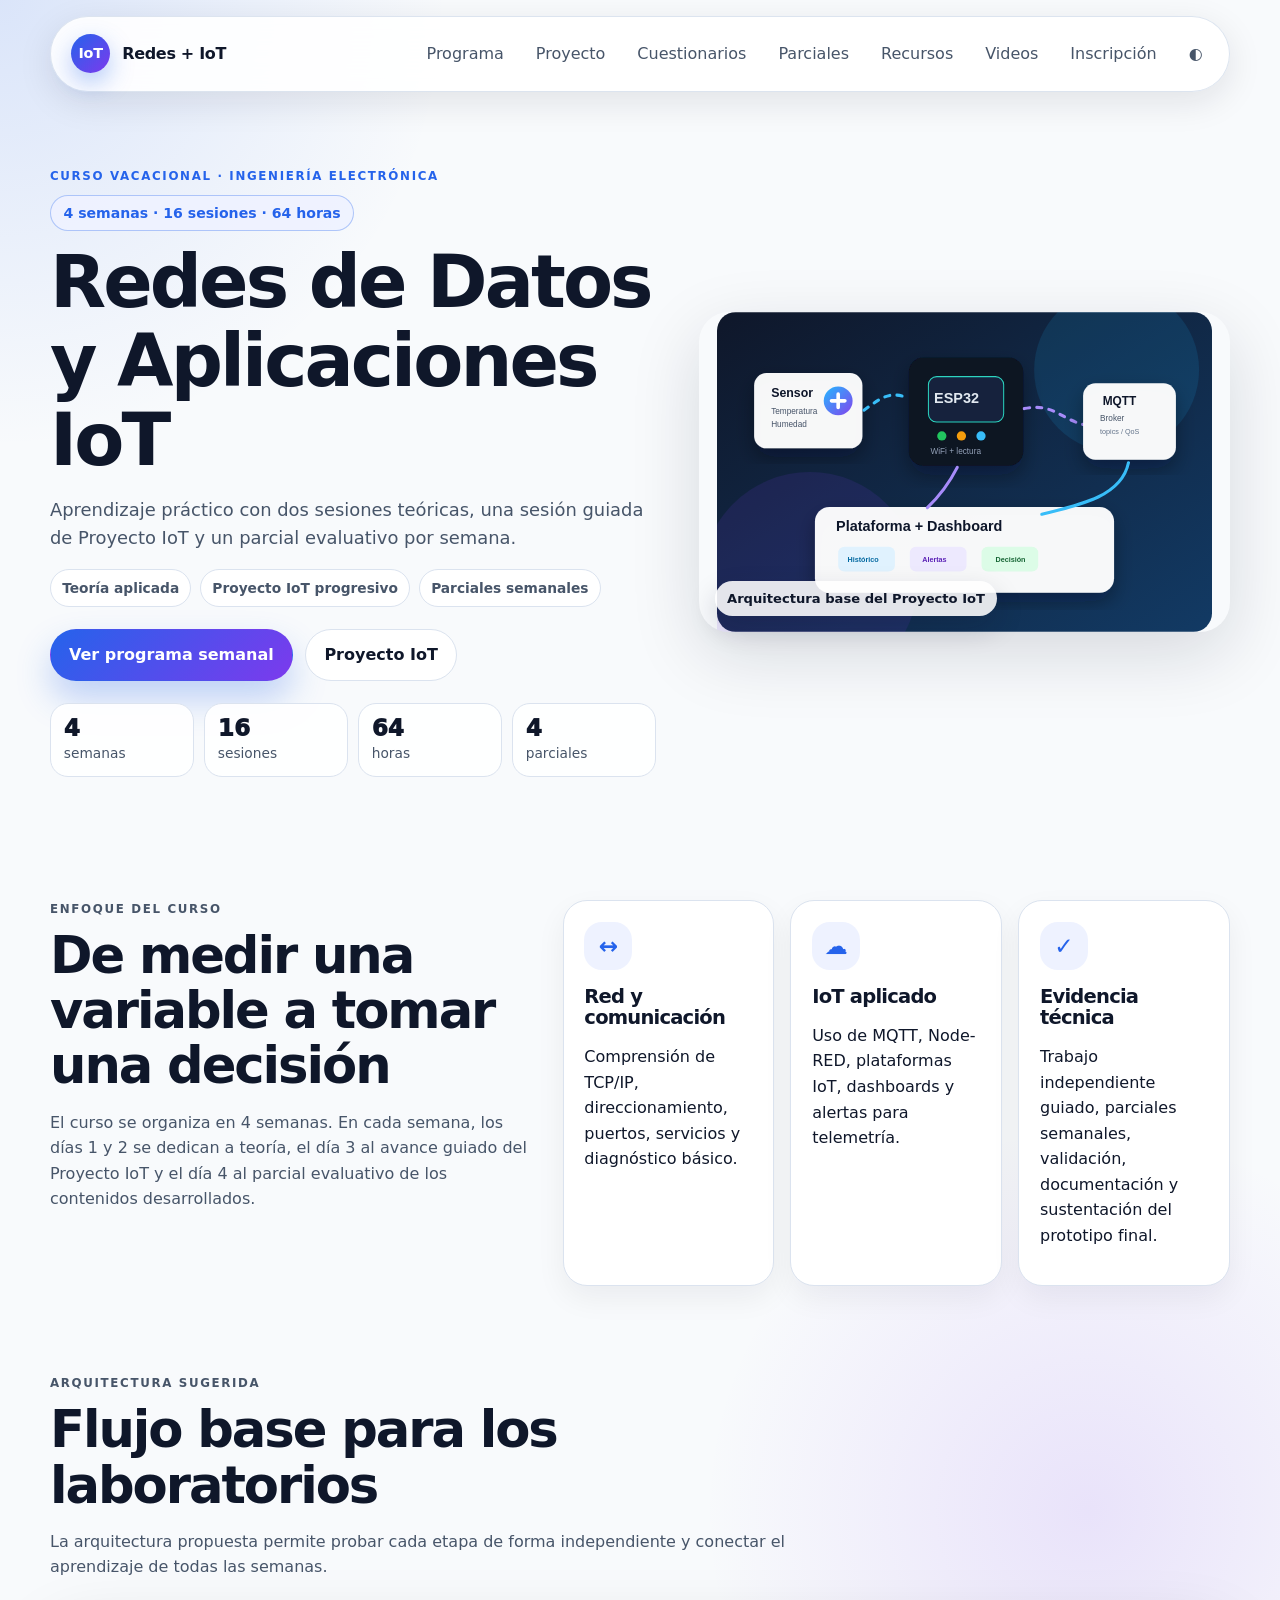
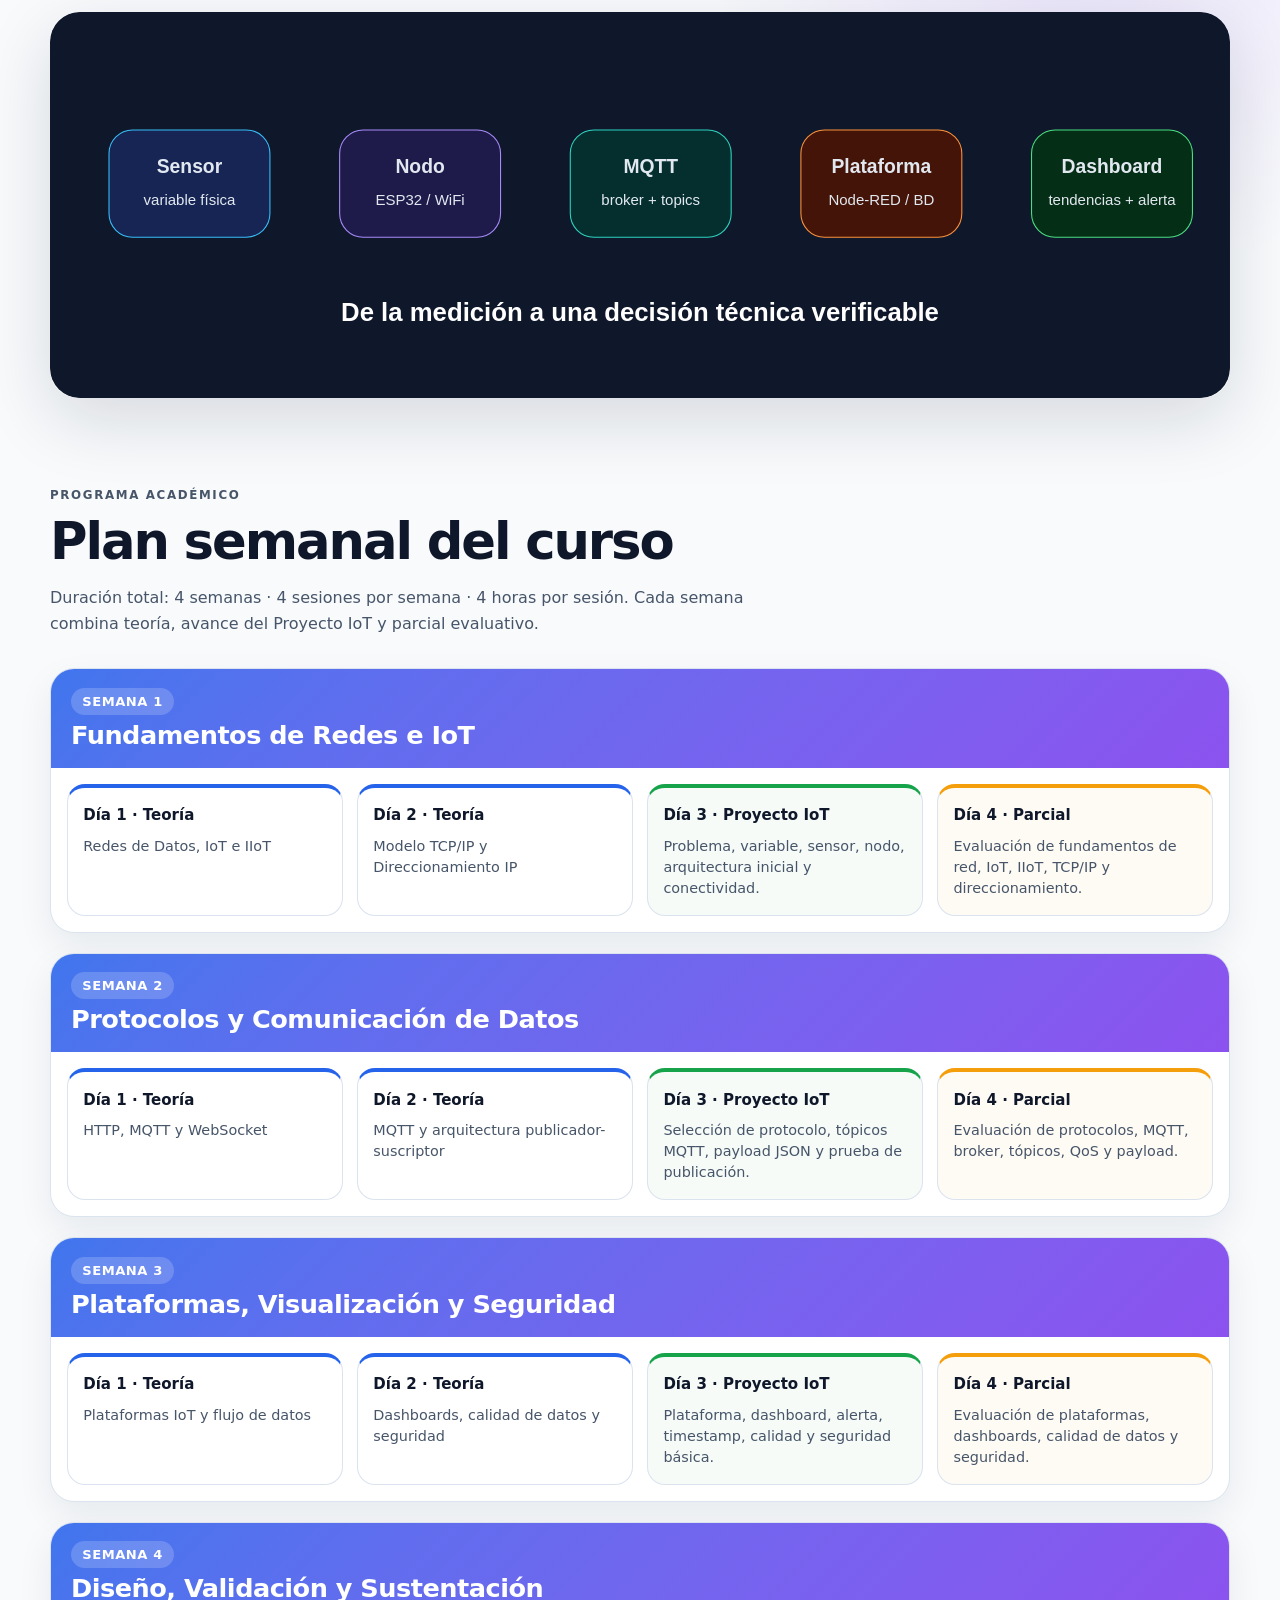
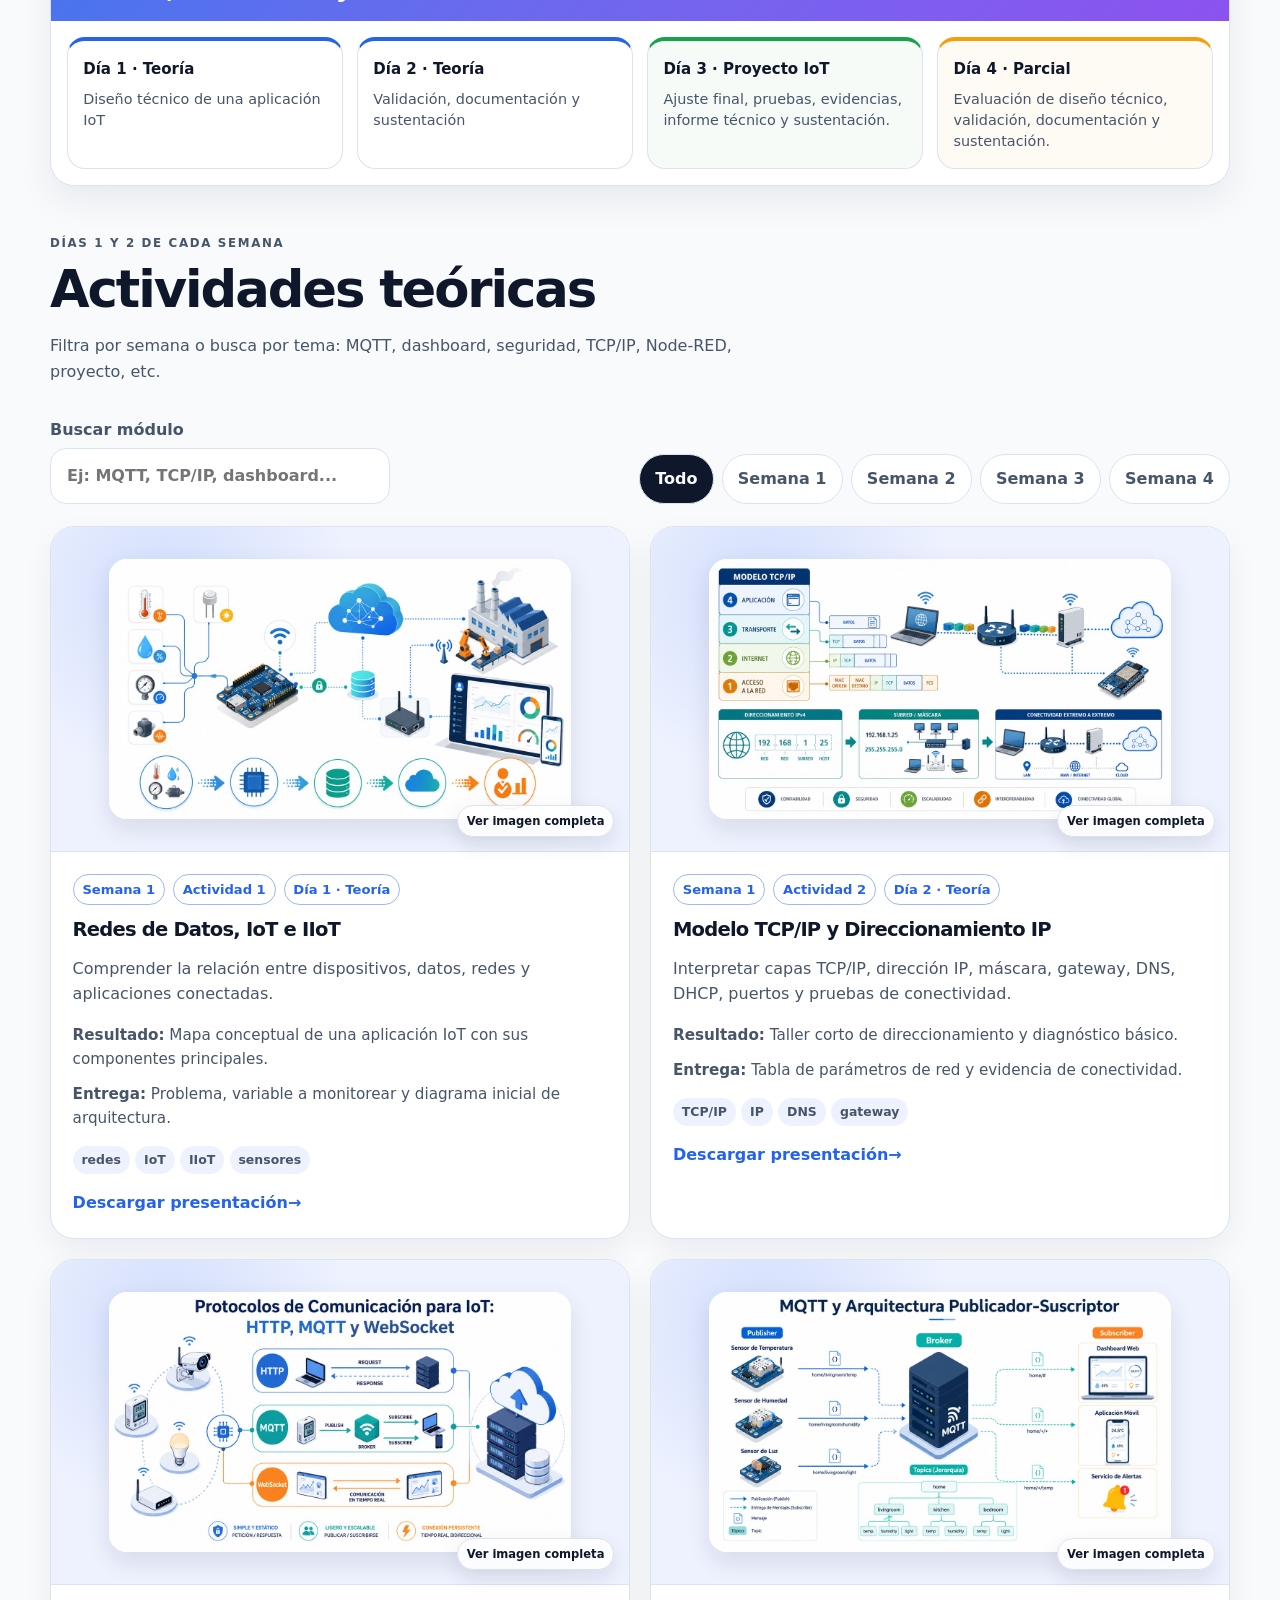
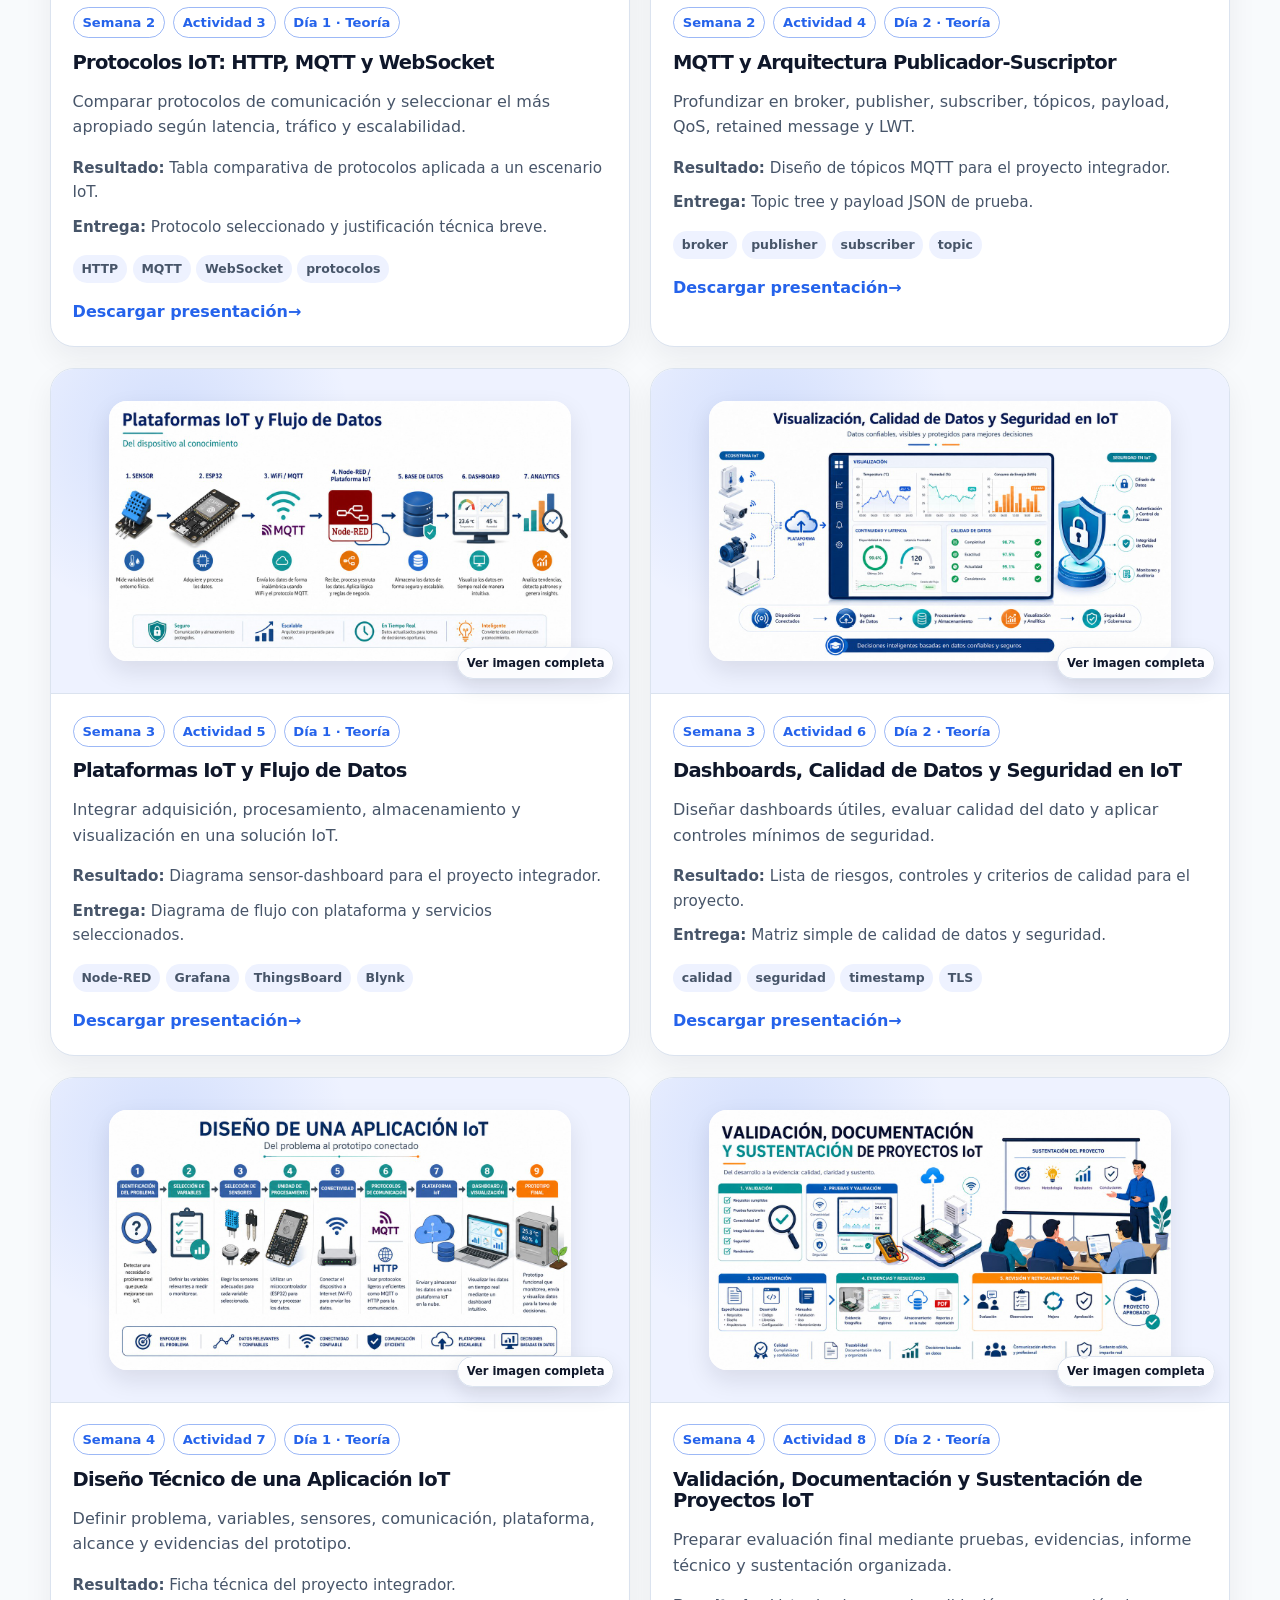
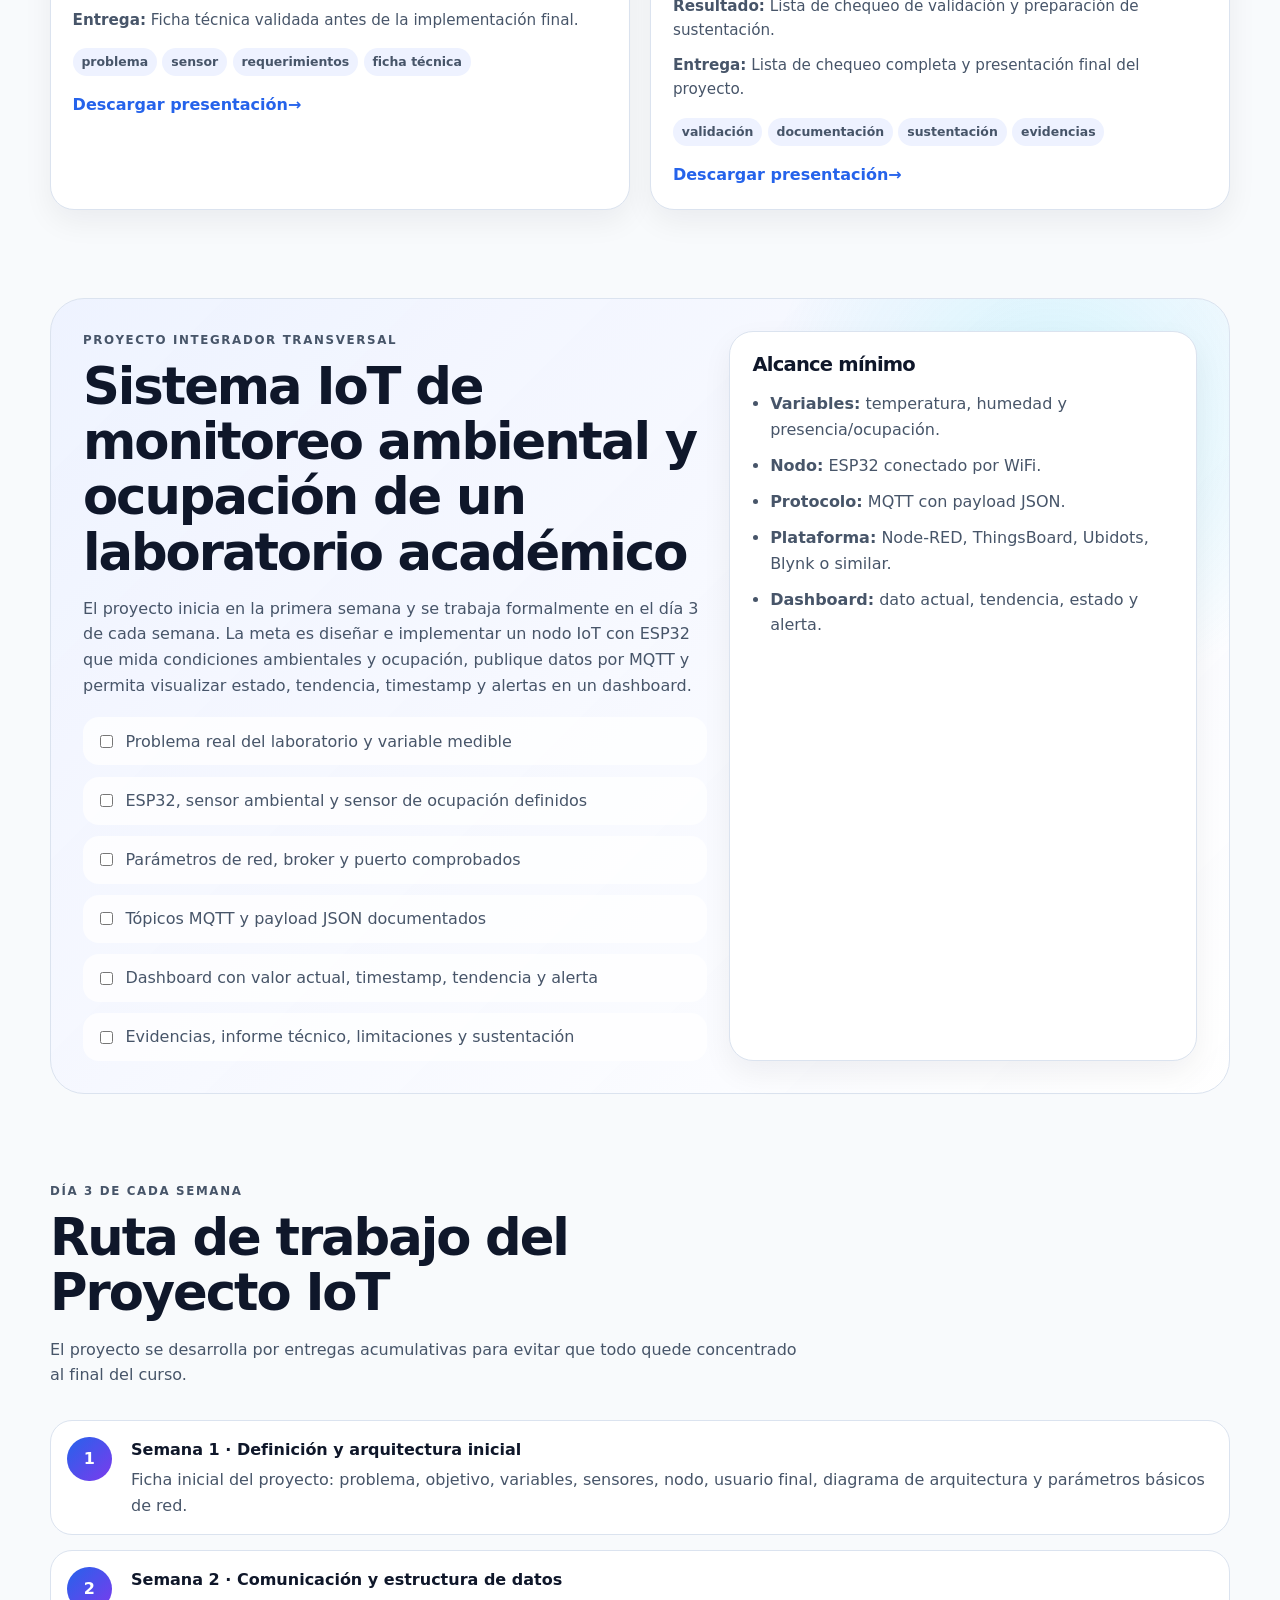
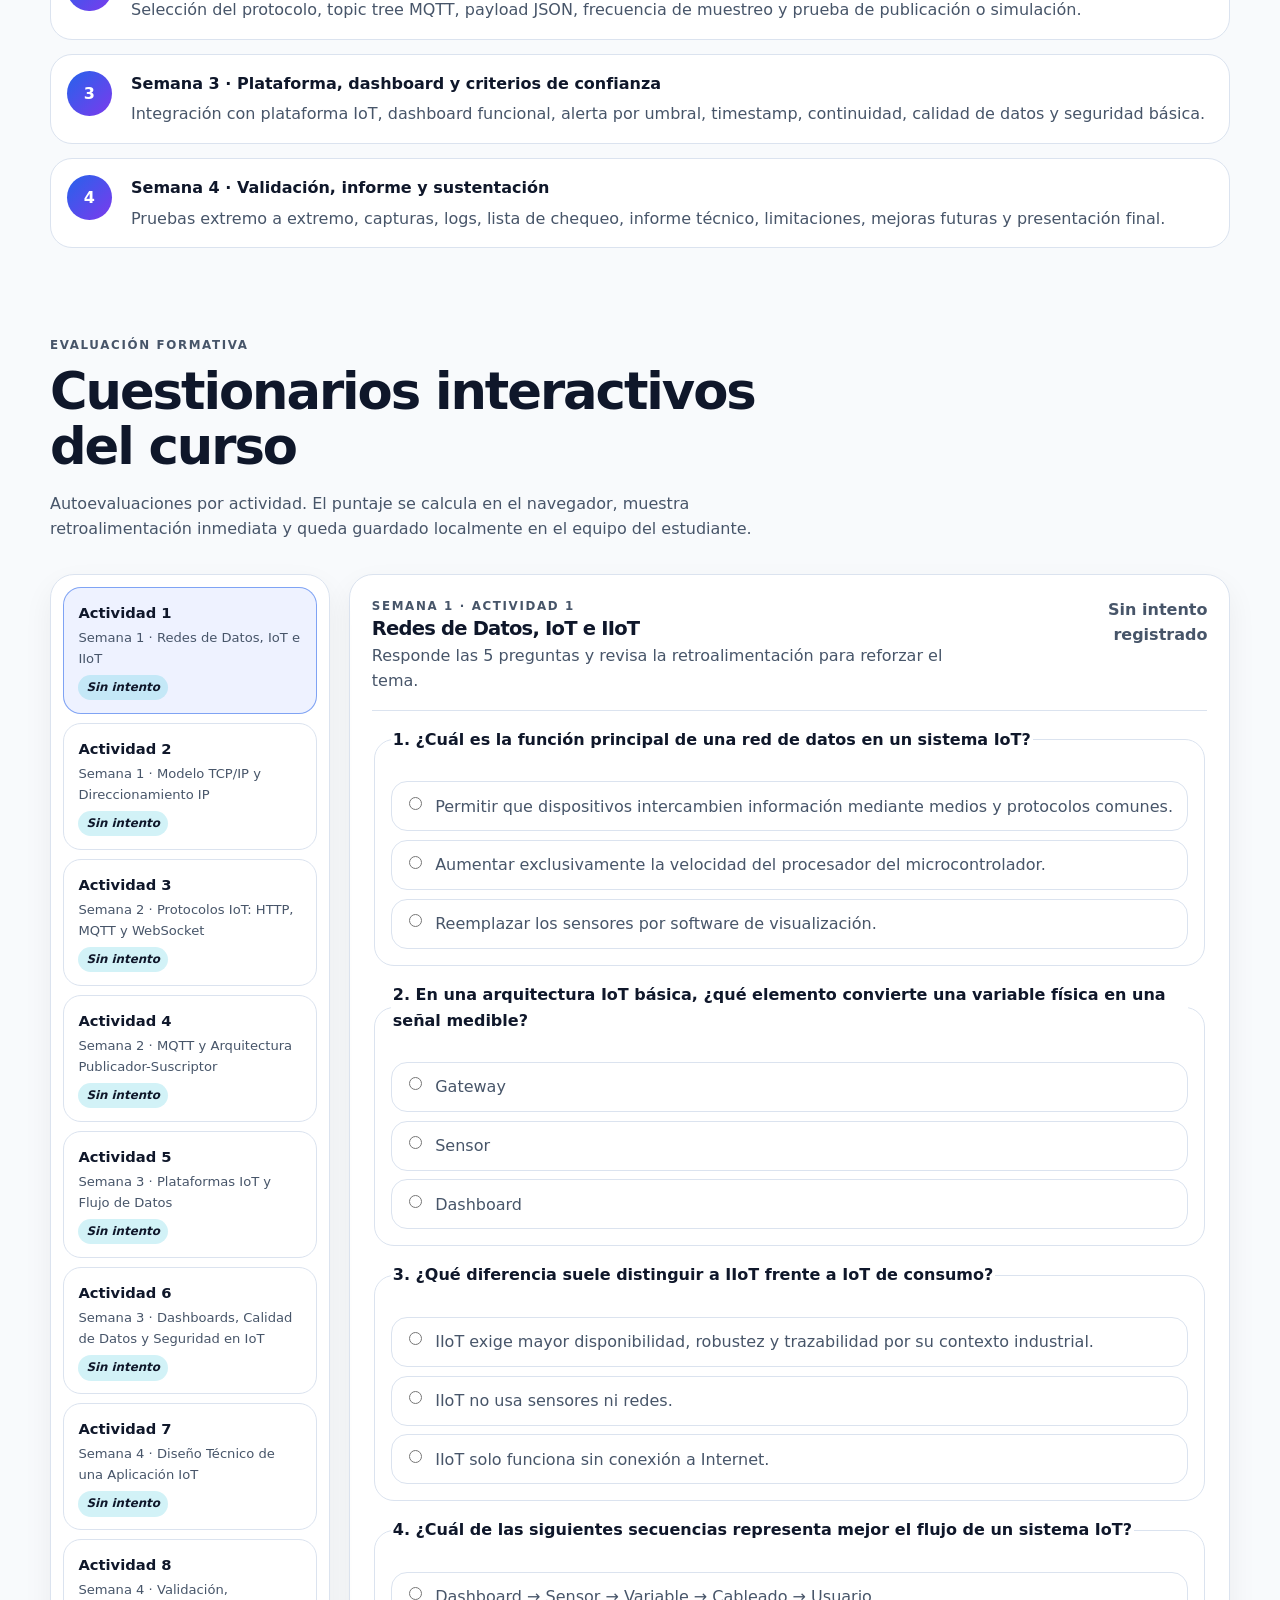
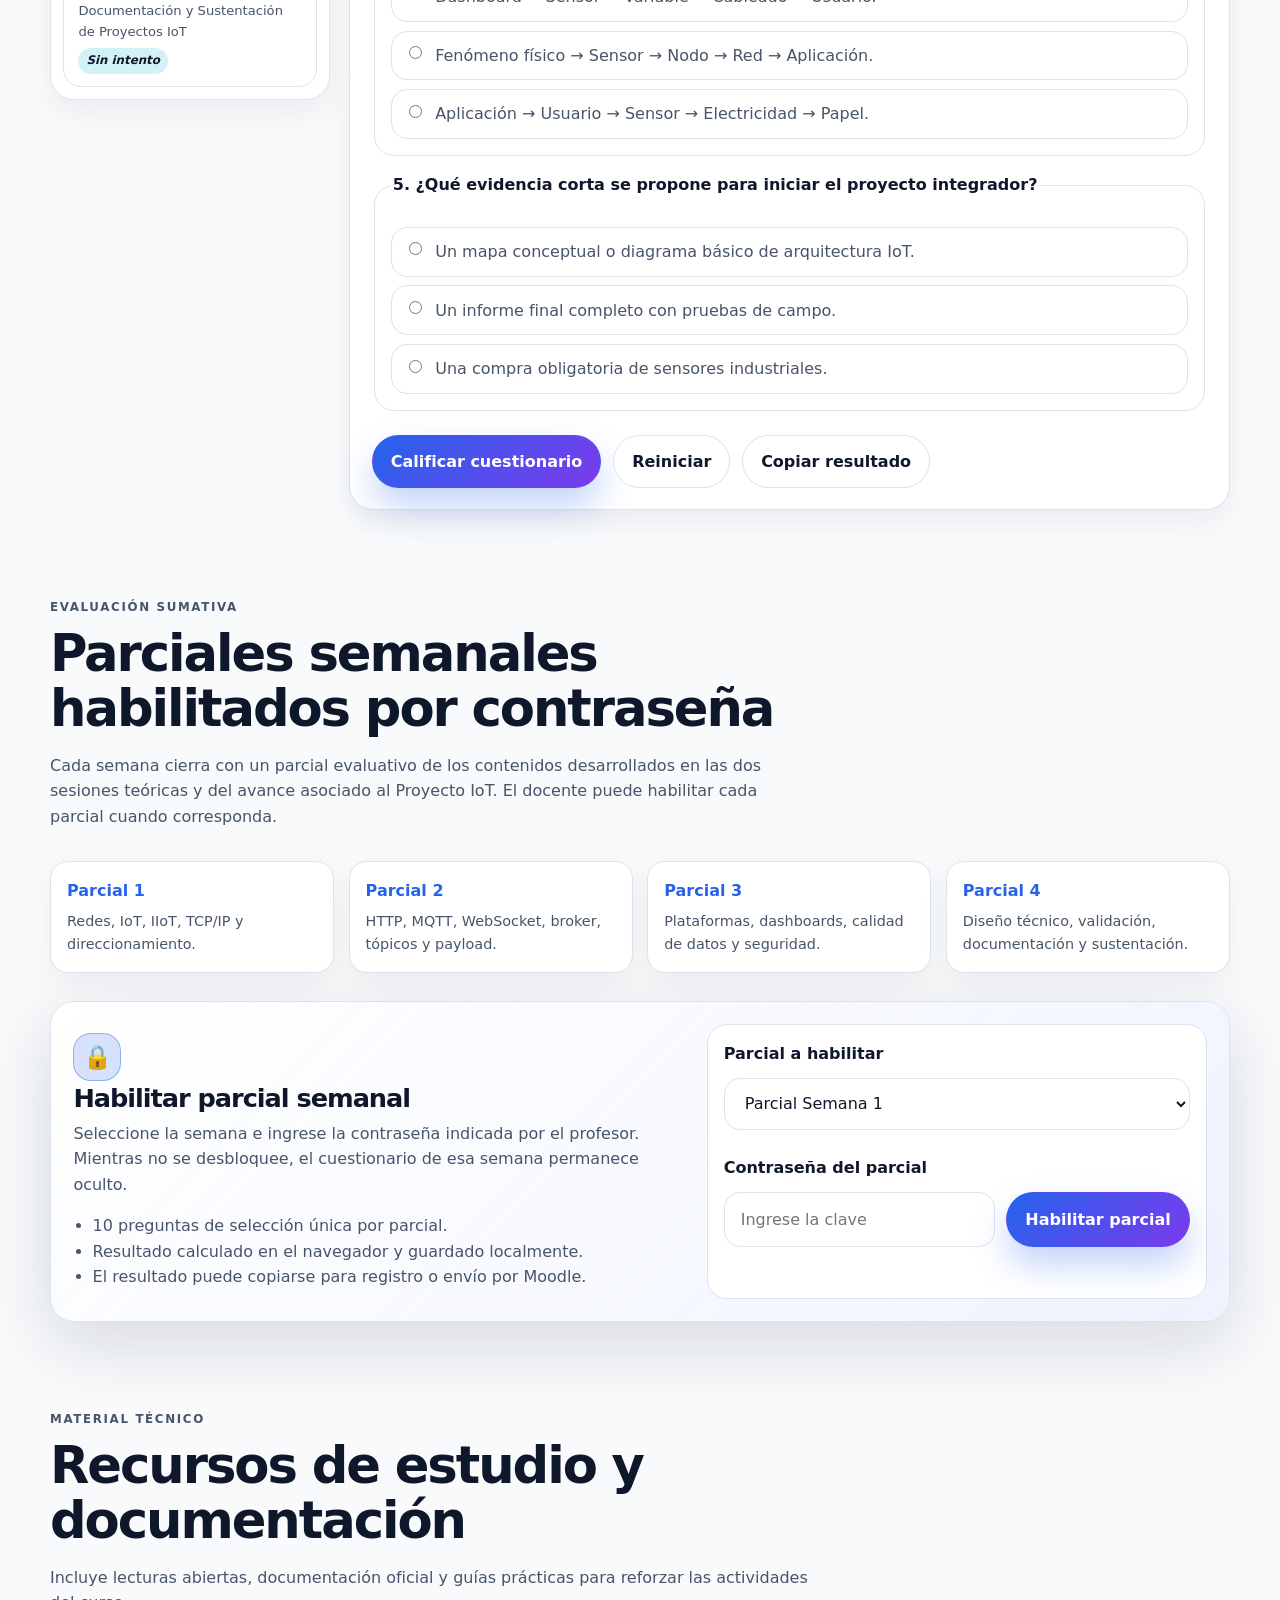
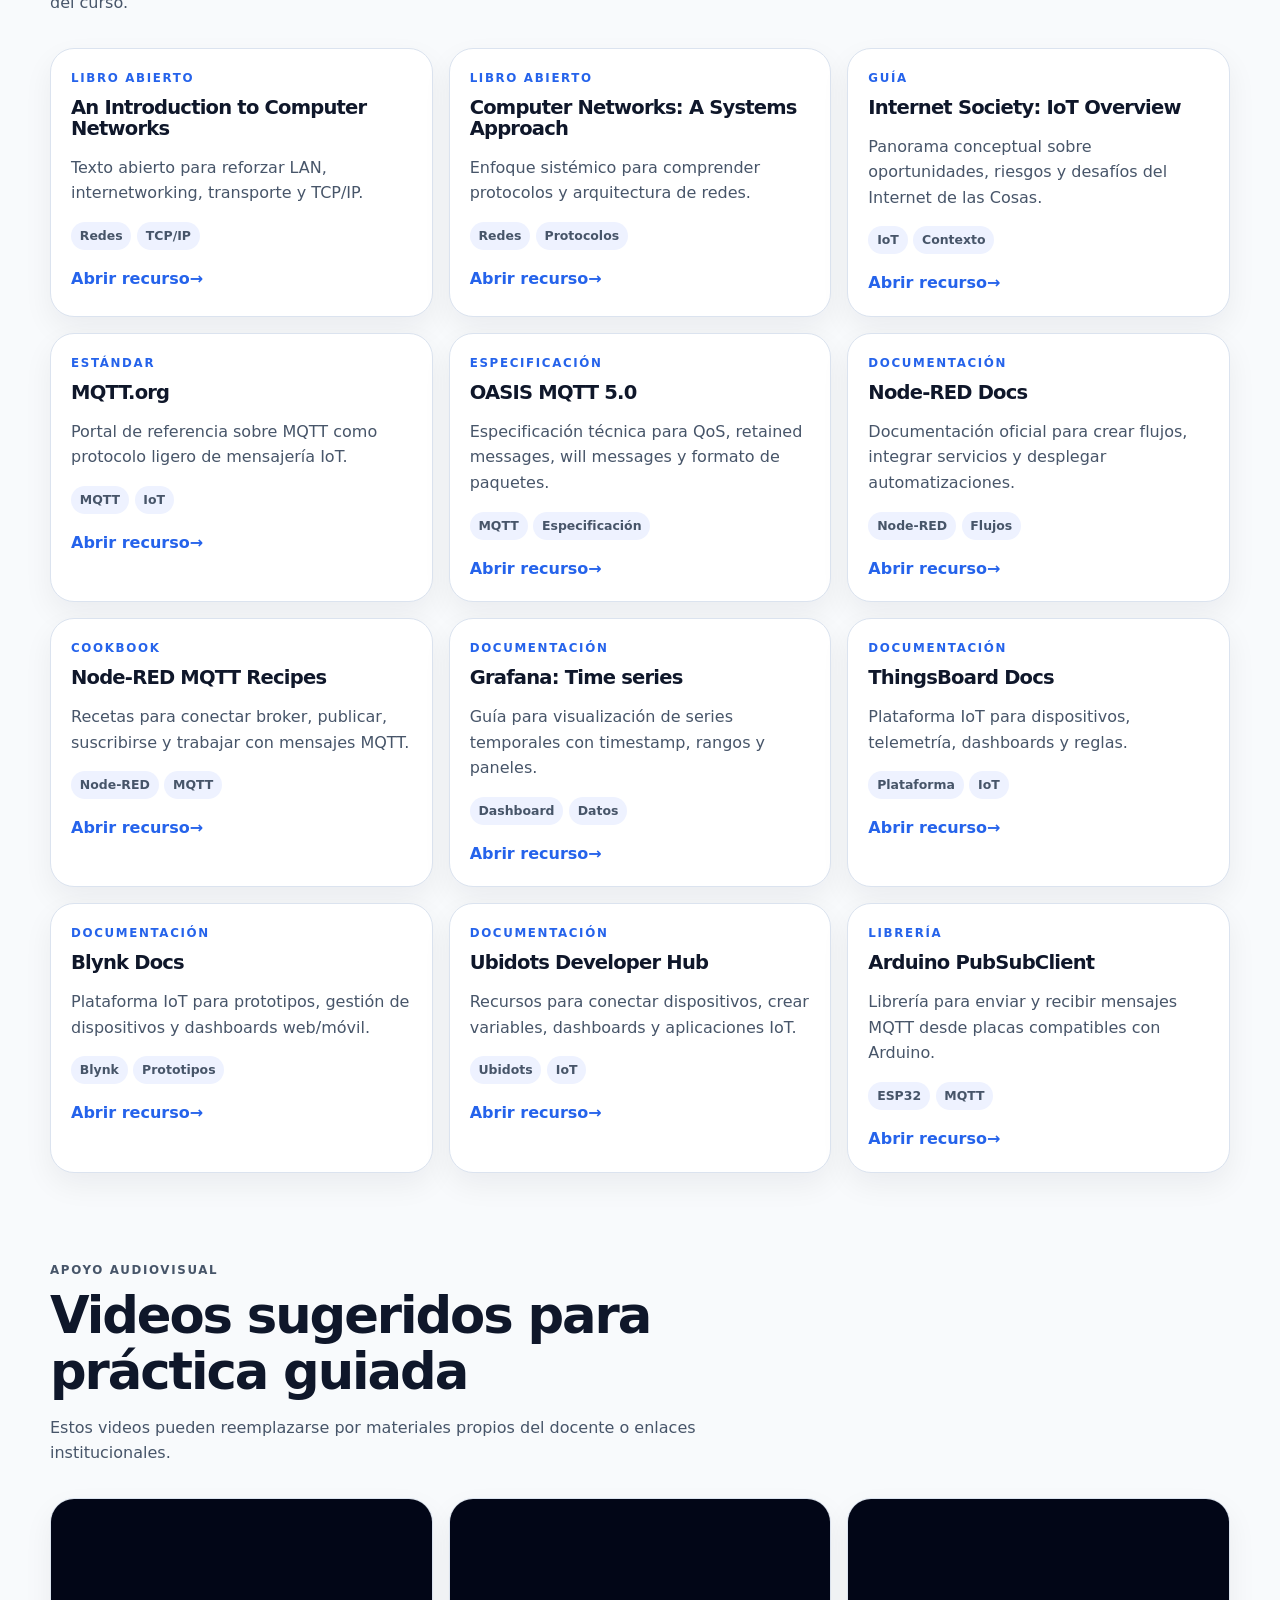
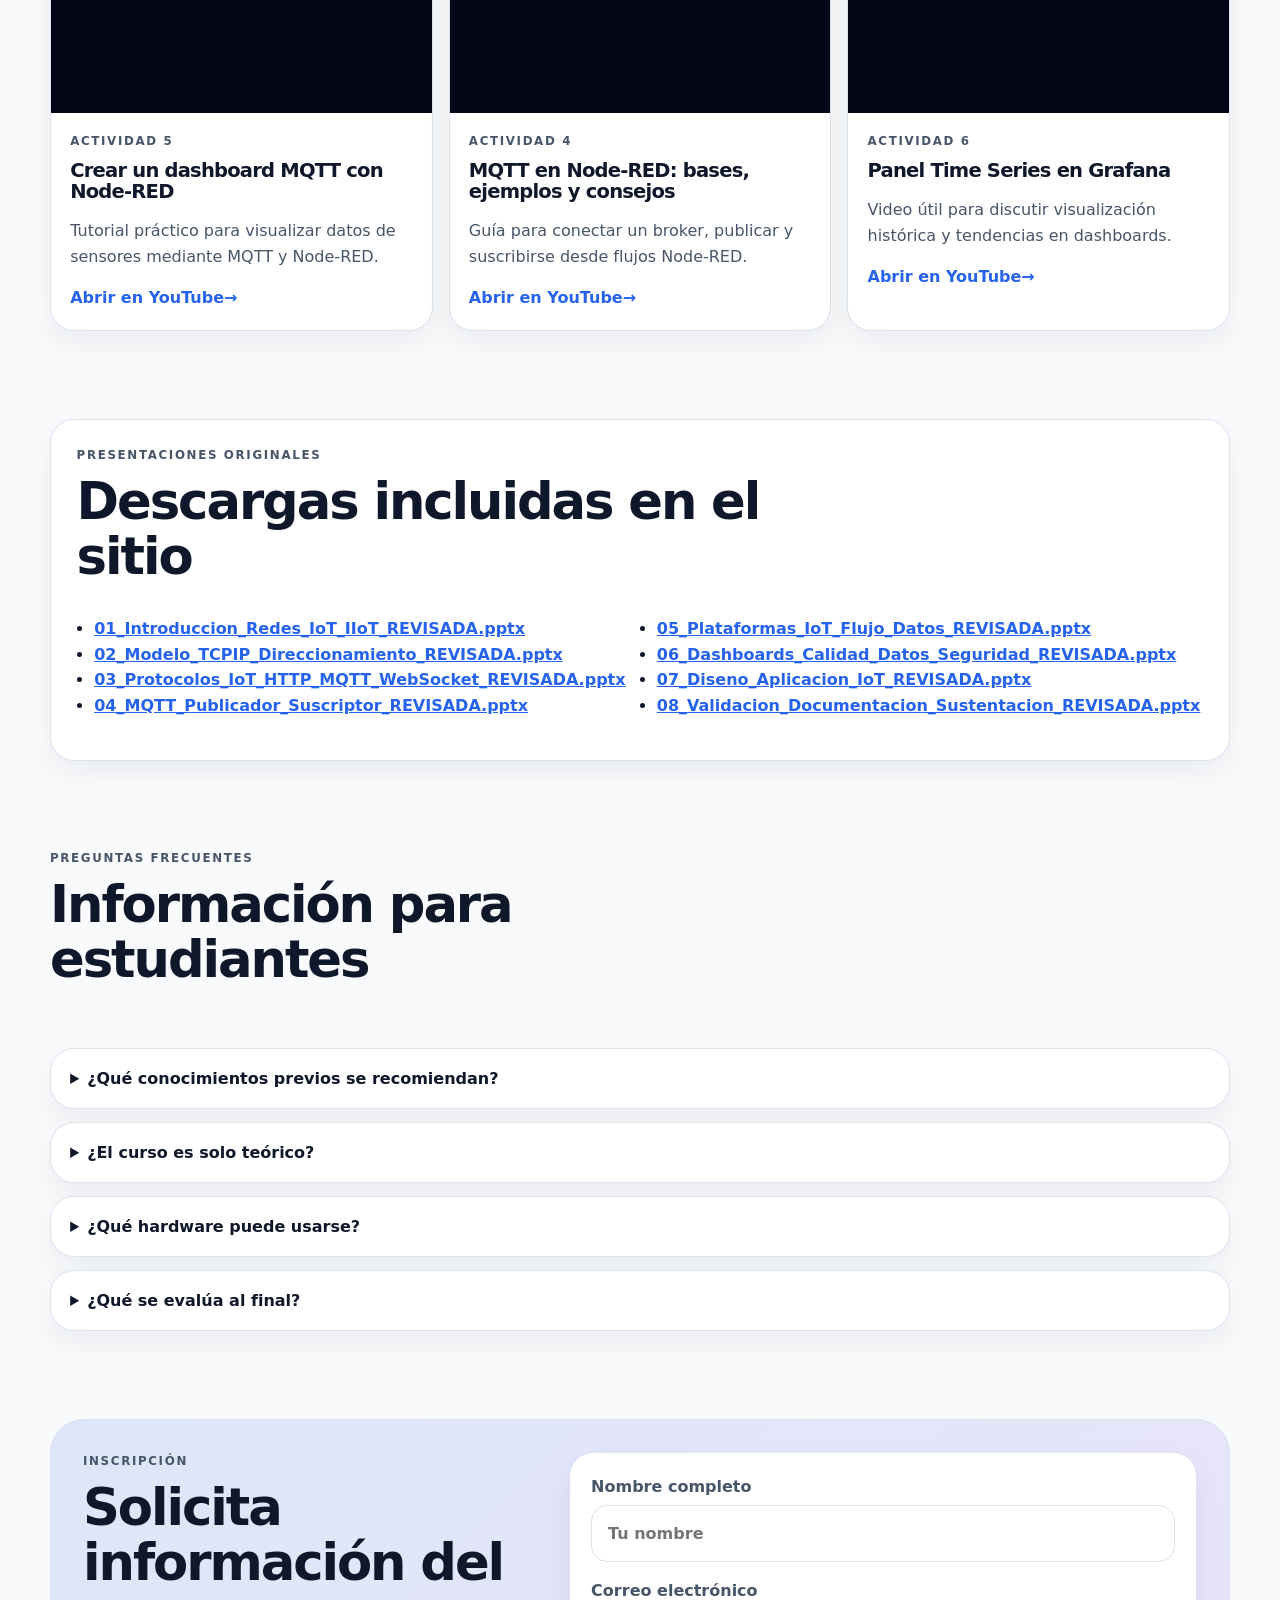
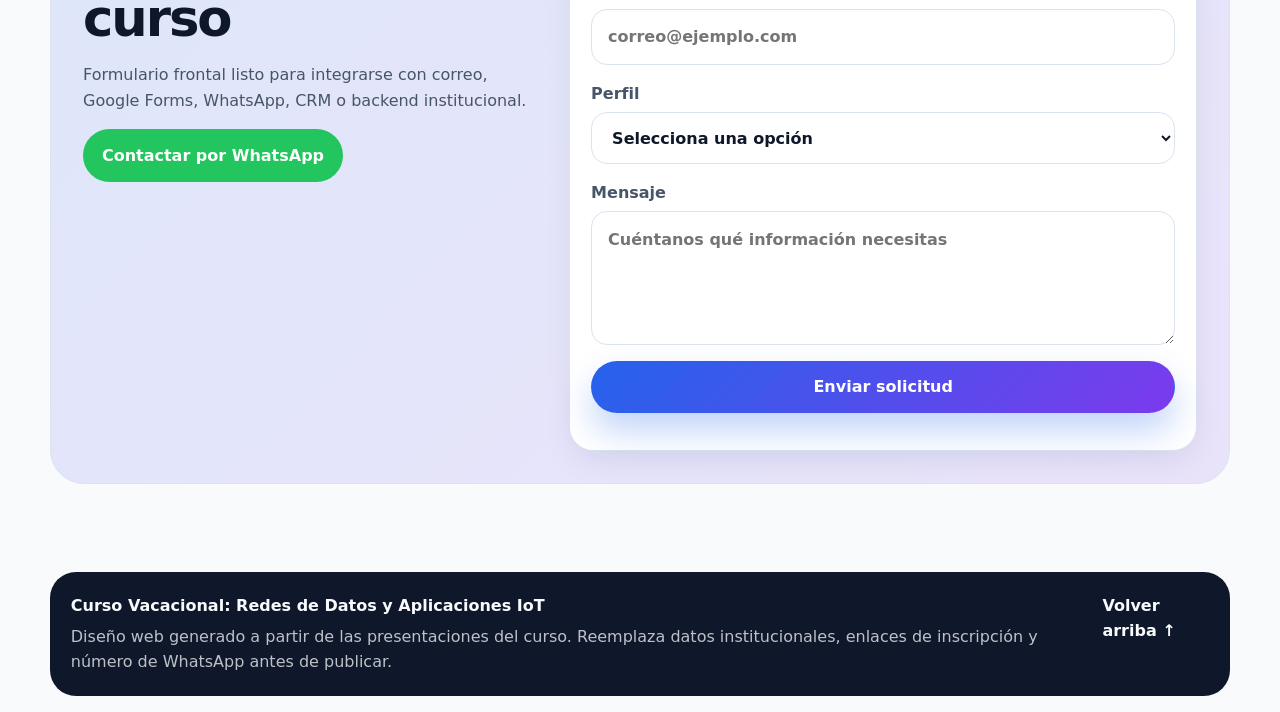
<file: index_relativo.html>
<!doctype html>
<html lang="es">
<head>
  <meta charset="utf-8">
  <meta name="viewport" content="width=device-width, initial-scale=1">
  <title>Curso Vacacional: Redes de Datos y Aplicaciones IoT</title>
  <meta name="description" content="Sitio web del curso vacacional Redes de Datos y Aplicaciones IoT: fundamentos de redes, TCP/IP, MQTT, plataformas IoT, dashboards, seguridad y proyecto integrador.">
  <meta name="theme-color" content="#0f172a">
  <link rel="preconnect" href="https://www.youtube-nocookie.com">
  <link rel="stylesheet" href="css/styles.css">
</head>
<body>
  <a class="skip-link" href="#contenido">Saltar al contenido principal</a>

  <header class="site-header" id="inicio">
    <nav class="navbar" aria-label="Navegación principal">
      <a class="brand" href="#inicio" aria-label="Inicio del curso">
        <span class="brand-mark">IoT</span>
        <span>Redes + IoT</span>
      </a>
      <button class="nav-toggle" type="button" aria-label="Abrir menú" aria-expanded="false">☰</button>
      <div class="nav-links" id="navLinks">
        <a href="#programa">Programa</a>
        <a href="#proyecto">Proyecto</a>
        <a href="#cuestionarios">Cuestionarios</a>
        <a href="#parcial">Parciales</a>
        <a href="#recursos">Recursos</a>
        <a href="#videos">Videos</a>
        <a href="#inscripcion">Inscripción</a>
        <button class="theme-toggle" type="button" aria-label="Cambiar tema">◐</button>
      </div>
    </nav>

    <section class="hero">
      <div class="hero-copy">
        <p class="eyebrow">Curso vacacional · Ingeniería Electrónica</p>
        <div class="hero-kicker">4 semanas · 16 sesiones · 64 horas</div>
        <h1>Redes de Datos y Aplicaciones IoT</h1>
        <p class="hero-lead">Aprendizaje práctico con dos sesiones teóricas, una sesión guiada de Proyecto IoT y un parcial evaluativo por semana.</p>
        <div class="hero-highlights" aria-label="Estructura rápida del curso">
          <span>Teoría aplicada</span>
          <span>Proyecto IoT progresivo</span>
          <span>Parciales semanales</span>
        </div>
        <div class="hero-actions">
          <a class="btn primary" href="#programa">Ver programa semanal</a>
          <a class="btn secondary" href="#proyecto">Proyecto IoT</a>
        </div>
        <dl class="hero-stats" aria-label="Resumen del curso">
          <div><dt>4</dt><dd>semanas</dd></div>
          <div><dt>16</dt><dd>sesiones</dd></div>
          <div><dt>64</dt><dd>horas</dd></div>
          <div><dt>4</dt><dd>parciales</dd></div>
        </dl>
      </div>
      <div class="hero-visual">
        <img src="assets/img/hero-iot.svg" alt="Arquitectura IoT de sensor, ESP32, MQTT y dashboard">
      </div>
    </section>
  </header>

  <main id="contenido">
    <section class="section intro-grid" aria-labelledby="por-que">
      <div>
        <p class="eyebrow">Enfoque del curso</p>
        <h2 id="por-que">De medir una variable a tomar una decisión</h2>
        <p>El curso se organiza en 4 semanas. En cada semana, los días 1 y 2 se dedican a teoría, el día 3 al avance guiado del Proyecto IoT y el día 4 al parcial evaluativo de los contenidos desarrollados.</p>
      </div>
      <div class="feature-grid">
        <article>
          <span class="icon">↔</span>
          <h3>Red y comunicación</h3>
          <p>Comprensión de TCP/IP, direccionamiento, puertos, servicios y diagnóstico básico.</p>
        </article>
        <article>
          <span class="icon">☁</span>
          <h3>IoT aplicado</h3>
          <p>Uso de MQTT, Node-RED, plataformas IoT, dashboards y alertas para telemetría.</p>
        </article>
        <article>
          <span class="icon">✓</span>
          <h3>Evidencia técnica</h3>
          <p>Trabajo independiente guiado, parciales semanales, validación, documentación y sustentación del prototipo final.</p>
        </article>
      </div>
    </section>

    <section class="section architecture" aria-labelledby="arquitectura">
      <div class="section-heading">
        <p class="eyebrow">Arquitectura sugerida</p>
        <h2 id="arquitectura">Flujo base para los laboratorios</h2>
        <p>La arquitectura propuesta permite probar cada etapa de forma independiente y conectar el aprendizaje de todas las semanas.</p>
      </div>
      <img src="assets/img/arquitectura.svg" alt="Flujo IoT desde sensor hasta dashboard" loading="lazy">
    </section>

    <section class="section" id="programa" aria-labelledby="programa-title">
      <div class="section-heading">
        <p class="eyebrow">Programa académico</p>
        <h2 id="programa-title">Plan semanal del curso</h2>
        <p>Duración total: 4 semanas · 4 sesiones por semana · 4 horas por sesión. Cada semana combina teoría, avance del Proyecto IoT y parcial evaluativo.</p>
      </div>

      <div class="weekly-plan" aria-label="Distribución semanal del curso">
        <article class="week-card">
          <div class="week-card-head">
            <span>Semana 1</span>
            <h3>Fundamentos de Redes e IoT</h3>
          </div>
          <div class="week-day-grid">
            <div class="day-card theory"><strong>Día 1 · Teoría</strong><span>Redes de Datos, IoT e IIoT</span></div>
            <div class="day-card theory"><strong>Día 2 · Teoría</strong><span>Modelo TCP/IP y Direccionamiento IP</span></div>
            <div class="day-card project-day"><strong>Día 3 · Proyecto IoT</strong><span>Problema, variable, sensor, nodo, arquitectura inicial y conectividad.</span></div>
            <div class="day-card exam-day"><strong>Día 4 · Parcial</strong><span>Evaluación de fundamentos de red, IoT, IIoT, TCP/IP y direccionamiento.</span></div>
          </div>
        </article>

        <article class="week-card">
          <div class="week-card-head">
            <span>Semana 2</span>
            <h3>Protocolos y Comunicación de Datos</h3>
          </div>
          <div class="week-day-grid">
            <div class="day-card theory"><strong>Día 1 · Teoría</strong><span>HTTP, MQTT y WebSocket</span></div>
            <div class="day-card theory"><strong>Día 2 · Teoría</strong><span>MQTT y arquitectura publicador-suscriptor</span></div>
            <div class="day-card project-day"><strong>Día 3 · Proyecto IoT</strong><span>Selección de protocolo, tópicos MQTT, payload JSON y prueba de publicación.</span></div>
            <div class="day-card exam-day"><strong>Día 4 · Parcial</strong><span>Evaluación de protocolos, MQTT, broker, tópicos, QoS y payload.</span></div>
          </div>
        </article>

        <article class="week-card">
          <div class="week-card-head">
            <span>Semana 3</span>
            <h3>Plataformas, Visualización y Seguridad</h3>
          </div>
          <div class="week-day-grid">
            <div class="day-card theory"><strong>Día 1 · Teoría</strong><span>Plataformas IoT y flujo de datos</span></div>
            <div class="day-card theory"><strong>Día 2 · Teoría</strong><span>Dashboards, calidad de datos y seguridad</span></div>
            <div class="day-card project-day"><strong>Día 3 · Proyecto IoT</strong><span>Plataforma, dashboard, alerta, timestamp, calidad y seguridad básica.</span></div>
            <div class="day-card exam-day"><strong>Día 4 · Parcial</strong><span>Evaluación de plataformas, dashboards, calidad de datos y seguridad.</span></div>
          </div>
        </article>

        <article class="week-card">
          <div class="week-card-head">
            <span>Semana 4</span>
            <h3>Diseño, Validación y Sustentación</h3>
          </div>
          <div class="week-day-grid">
            <div class="day-card theory"><strong>Día 1 · Teoría</strong><span>Diseño técnico de una aplicación IoT</span></div>
            <div class="day-card theory"><strong>Día 2 · Teoría</strong><span>Validación, documentación y sustentación</span></div>
            <div class="day-card project-day"><strong>Día 3 · Proyecto IoT</strong><span>Ajuste final, pruebas, evidencias, informe técnico y sustentación.</span></div>
            <div class="day-card exam-day"><strong>Día 4 · Parcial</strong><span>Evaluación de diseño técnico, validación, documentación y sustentación.</span></div>
          </div>
        </article>
      </div>

      <div class="section-heading compact">
        <p class="eyebrow">Días 1 y 2 de cada semana</p>
        <h2>Actividades teóricas</h2>
        <p>Filtra por semana o busca por tema: MQTT, dashboard, seguridad, TCP/IP, Node-RED, proyecto, etc.</p>
      </div>

      <div class="toolbar" role="search">
        <label class="search-box">
          <span>Buscar módulo</span>
          <input id="moduleSearch" type="search" placeholder="Ej: MQTT, TCP/IP, dashboard..." autocomplete="off">
        </label>
        <div class="filter-buttons" aria-label="Filtrar por semana">
          <button class="filter-btn active" type="button" data-filter="all">Todo</button>
          <button class="filter-btn" type="button" data-filter="Semana 1">Semana 1</button>
          <button class="filter-btn" type="button" data-filter="Semana 2">Semana 2</button>
          <button class="filter-btn" type="button" data-filter="Semana 3">Semana 3</button>
          <button class="filter-btn" type="button" data-filter="Semana 4">Semana 4</button>
        </div>
      </div>

      <div class="modules-grid" id="modulesGrid">
        
    <article class="module-card" data-week="Semana 1" data-title="redes de datos, iot e iiot redes iot iiot sensores arquitectura">
      <a class="module-media" href="assets/img/actividad_01.jpg" target="_blank" aria-label="Ver imagen de apoyo de Redes de Datos, IoT e IIoT">
        <img src="assets/img/actividad_01.jpg" alt="Apoyo visual de Redes de Datos, IoT e IIoT" loading="lazy">
      </a>
      <div class="module-body">
        <div class="module-meta">
          <span>Semana 1</span>
          <span>Actividad 1</span>
          <span>Día 1 · Teoría</span>
        </div>
        <h3>Redes de Datos, IoT e IIoT</h3>
        <p>Comprender la relación entre dispositivos, datos, redes y aplicaciones conectadas.</p>
        <div class="module-detail">
          <strong>Resultado:</strong> Mapa conceptual de una aplicación IoT con sus componentes principales.
        </div>
        <div class="module-detail">
          <strong>Entrega:</strong> Problema, variable a monitorear y diagrama inicial de arquitectura.
        </div>
        <div class="chips"><span class="chip">redes</span><span class="chip">IoT</span><span class="chip">IIoT</span><span class="chip">sensores</span></div>
        <a class="text-link" href="assets/presentaciones/01_Introduccion_Redes_IoT_IIoT_REVISADA.pptx" download>Descargar presentación</a>
      </div>
    </article>
    
    <article class="module-card" data-week="Semana 1" data-title="modelo tcp/ip y direccionamiento ip tcp/ip ip dns gateway puertos">
      <a class="module-media" href="assets/img/actividad_02.jpg" target="_blank" aria-label="Ver imagen de apoyo de Modelo TCP/IP y Direccionamiento IP">
        <img src="assets/img/actividad_02.jpg" alt="Apoyo visual de Modelo TCP/IP y Direccionamiento IP" loading="lazy">
      </a>
      <div class="module-body">
        <div class="module-meta">
          <span>Semana 1</span>
          <span>Actividad 2</span>
          <span>Día 2 · Teoría</span>
        </div>
        <h3>Modelo TCP/IP y Direccionamiento IP</h3>
        <p>Interpretar capas TCP/IP, dirección IP, máscara, gateway, DNS, DHCP, puertos y pruebas de conectividad.</p>
        <div class="module-detail">
          <strong>Resultado:</strong> Taller corto de direccionamiento y diagnóstico básico.
        </div>
        <div class="module-detail">
          <strong>Entrega:</strong> Tabla de parámetros de red y evidencia de conectividad.
        </div>
        <div class="chips"><span class="chip">TCP/IP</span><span class="chip">IP</span><span class="chip">DNS</span><span class="chip">gateway</span></div>
        <a class="text-link" href="assets/presentaciones/02_Modelo_TCPIP_Direccionamiento_REVISADA.pptx" download>Descargar presentación</a>
      </div>
    </article>
    
    <article class="module-card" data-week="Semana 2" data-title="protocolos iot: http, mqtt y websocket http mqtt websocket protocolos latencia">
      <a class="module-media" href="assets/img/actividad_03.jpg" target="_blank" aria-label="Ver imagen de apoyo de Protocolos IoT: HTTP, MQTT y WebSocket">
        <img src="assets/img/actividad_03.jpg" alt="Apoyo visual de Protocolos IoT: HTTP, MQTT y WebSocket" loading="lazy">
      </a>
      <div class="module-body">
        <div class="module-meta">
          <span>Semana 2</span>
          <span>Actividad 3</span>
          <span>Día 1 · Teoría</span>
        </div>
        <h3>Protocolos IoT: HTTP, MQTT y WebSocket</h3>
        <p>Comparar protocolos de comunicación y seleccionar el más apropiado según latencia, tráfico y escalabilidad.</p>
        <div class="module-detail">
          <strong>Resultado:</strong> Tabla comparativa de protocolos aplicada a un escenario IoT.
        </div>
        <div class="module-detail">
          <strong>Entrega:</strong> Protocolo seleccionado y justificación técnica breve.
        </div>
        <div class="chips"><span class="chip">HTTP</span><span class="chip">MQTT</span><span class="chip">WebSocket</span><span class="chip">protocolos</span></div>
        <a class="text-link" href="assets/presentaciones/03_Protocolos_IoT_HTTP_MQTT_WebSocket_REVISADA.pptx" download>Descargar presentación</a>
      </div>
    </article>
    
    <article class="module-card" data-week="Semana 2" data-title="mqtt y arquitectura publicador-suscriptor broker publisher subscriber topic qos lwt">
      <a class="module-media" href="assets/img/actividad_04.jpg" target="_blank" aria-label="Ver imagen de apoyo de MQTT y Arquitectura Publicador-Suscriptor">
        <img src="assets/img/actividad_04.jpg" alt="Apoyo visual de MQTT y Arquitectura Publicador-Suscriptor" loading="lazy">
      </a>
      <div class="module-body">
        <div class="module-meta">
          <span>Semana 2</span>
          <span>Actividad 4</span>
          <span>Día 2 · Teoría</span>
        </div>
        <h3>MQTT y Arquitectura Publicador-Suscriptor</h3>
        <p>Profundizar en broker, publisher, subscriber, tópicos, payload, QoS, retained message y LWT.</p>
        <div class="module-detail">
          <strong>Resultado:</strong> Diseño de tópicos MQTT para el proyecto integrador.
        </div>
        <div class="module-detail">
          <strong>Entrega:</strong> Topic tree y payload JSON de prueba.
        </div>
        <div class="chips"><span class="chip">broker</span><span class="chip">publisher</span><span class="chip">subscriber</span><span class="chip">topic</span></div>
        <a class="text-link" href="assets/presentaciones/04_MQTT_Publicador_Suscriptor_REVISADA.pptx" download>Descargar presentación</a>
      </div>
    </article>
    
    <article class="module-card" data-week="Semana 3" data-title="plataformas iot y flujo de datos node-red grafana thingsboard blynk ubidots dashboard">
      <a class="module-media" href="assets/img/actividad_05.jpg" target="_blank" aria-label="Ver imagen de apoyo de Plataformas IoT y Flujo de Datos">
        <img src="assets/img/actividad_05.jpg" alt="Apoyo visual de Plataformas IoT y Flujo de Datos" loading="lazy">
      </a>
      <div class="module-body">
        <div class="module-meta">
          <span>Semana 3</span>
          <span>Actividad 5</span>
          <span>Día 1 · Teoría</span>
        </div>
        <h3>Plataformas IoT y Flujo de Datos</h3>
        <p>Integrar adquisición, procesamiento, almacenamiento y visualización en una solución IoT.</p>
        <div class="module-detail">
          <strong>Resultado:</strong> Diagrama sensor-dashboard para el proyecto integrador.
        </div>
        <div class="module-detail">
          <strong>Entrega:</strong> Diagrama de flujo con plataforma y servicios seleccionados.
        </div>
        <div class="chips"><span class="chip">Node-RED</span><span class="chip">Grafana</span><span class="chip">ThingsBoard</span><span class="chip">Blynk</span></div>
        <a class="text-link" href="assets/presentaciones/05_Plataformas_IoT_Flujo_Datos_REVISADA.pptx" download>Descargar presentación</a>
      </div>
    </article>
    
    <article class="module-card" data-week="Semana 3" data-title="dashboards, calidad de datos y seguridad en iot calidad seguridad timestamp tls alertas">
      <a class="module-media" href="assets/img/actividad_06.jpg" target="_blank" aria-label="Ver imagen de apoyo de Dashboards, Calidad de Datos y Seguridad en IoT">
        <img src="assets/img/actividad_06.jpg" alt="Apoyo visual de Dashboards, Calidad de Datos y Seguridad en IoT" loading="lazy">
      </a>
      <div class="module-body">
        <div class="module-meta">
          <span>Semana 3</span>
          <span>Actividad 6</span>
          <span>Día 2 · Teoría</span>
        </div>
        <h3>Dashboards, Calidad de Datos y Seguridad en IoT</h3>
        <p>Diseñar dashboards útiles, evaluar calidad del dato y aplicar controles mínimos de seguridad.</p>
        <div class="module-detail">
          <strong>Resultado:</strong> Lista de riesgos, controles y criterios de calidad para el proyecto.
        </div>
        <div class="module-detail">
          <strong>Entrega:</strong> Matriz simple de calidad de datos y seguridad.
        </div>
        <div class="chips"><span class="chip">calidad</span><span class="chip">seguridad</span><span class="chip">timestamp</span><span class="chip">TLS</span></div>
        <a class="text-link" href="assets/presentaciones/06_Dashboards_Calidad_Datos_Seguridad_REVISADA.pptx" download>Descargar presentación</a>
      </div>
    </article>
    
    <article class="module-card" data-week="Semana 4" data-title="diseño técnico de una aplicación iot problema sensor requerimientos ficha técnica prototipo">
      <a class="module-media" href="assets/img/actividad_07.jpg" target="_blank" aria-label="Ver imagen de apoyo de Diseño Técnico de una Aplicación IoT">
        <img src="assets/img/actividad_07.jpg" alt="Apoyo visual de Diseño Técnico de una Aplicación IoT" loading="lazy">
      </a>
      <div class="module-body">
        <div class="module-meta">
          <span>Semana 4</span>
          <span>Actividad 7</span>
          <span>Día 1 · Teoría</span>
        </div>
        <h3>Diseño Técnico de una Aplicación IoT</h3>
        <p>Definir problema, variables, sensores, comunicación, plataforma, alcance y evidencias del prototipo.</p>
        <div class="module-detail">
          <strong>Resultado:</strong> Ficha técnica del proyecto integrador.
        </div>
        <div class="module-detail">
          <strong>Entrega:</strong> Ficha técnica validada antes de la implementación final.
        </div>
        <div class="chips"><span class="chip">problema</span><span class="chip">sensor</span><span class="chip">requerimientos</span><span class="chip">ficha técnica</span></div>
        <a class="text-link" href="assets/presentaciones/07_Diseno_Aplicacion_IoT_REVISADA.pptx" download>Descargar presentación</a>
      </div>
    </article>
    
    <article class="module-card" data-week="Semana 4" data-title="validación, documentación y sustentación de proyectos iot validación documentación sustentación evidencias pruebas">
      <a class="module-media" href="assets/img/actividad_08.jpg" target="_blank" aria-label="Ver imagen de apoyo de Validación, Documentación y Sustentación de Proyectos IoT">
        <img src="assets/img/actividad_08.jpg" alt="Apoyo visual de Validación, Documentación y Sustentación de Proyectos IoT" loading="lazy">
      </a>
      <div class="module-body">
        <div class="module-meta">
          <span>Semana 4</span>
          <span>Actividad 8</span>
          <span>Día 2 · Teoría</span>
        </div>
        <h3>Validación, Documentación y Sustentación de Proyectos IoT</h3>
        <p>Preparar evaluación final mediante pruebas, evidencias, informe técnico y sustentación organizada.</p>
        <div class="module-detail">
          <strong>Resultado:</strong> Lista de chequeo de validación y preparación de sustentación.
        </div>
        <div class="module-detail">
          <strong>Entrega:</strong> Lista de chequeo completa y presentación final del proyecto.
        </div>
        <div class="chips"><span class="chip">validación</span><span class="chip">documentación</span><span class="chip">sustentación</span><span class="chip">evidencias</span></div>
        <a class="text-link" href="assets/presentaciones/08_Validacion_Documentacion_Sustentacion_REVISADA.pptx" download>Descargar presentación</a>
      </div>
    </article>
    
      </div>
    </section>


    

    <section class="section project" id="proyecto" aria-labelledby="proyecto-title">
      <div class="project-copy">
        <p class="eyebrow">Proyecto integrador transversal</p>
        <h2 id="proyecto-title">Sistema IoT de monitoreo ambiental y ocupación de un laboratorio académico</h2>
        <p>El proyecto inicia en la primera semana y se trabaja formalmente en el día 3 de cada semana. La meta es diseñar e implementar un nodo IoT con ESP32 que mida condiciones ambientales y ocupación, publique datos por MQTT y permita visualizar estado, tendencia, timestamp y alertas en un dashboard.</p>
        <div class="checklist">
          <label><input type="checkbox"> Problema real del laboratorio y variable medible</label>
          <label><input type="checkbox"> ESP32, sensor ambiental y sensor de ocupación definidos</label>
          <label><input type="checkbox"> Parámetros de red, broker y puerto comprobados</label>
          <label><input type="checkbox"> Tópicos MQTT y payload JSON documentados</label>
          <label><input type="checkbox"> Dashboard con valor actual, timestamp, tendencia y alerta</label>
          <label><input type="checkbox"> Evidencias, informe técnico, limitaciones y sustentación</label>
        </div>
      </div>
      <aside class="project-panel" aria-label="Alcance mínimo del proyecto IoT">
        <h3>Alcance mínimo</h3>
        <ul class="project-scope">
          <li><strong>Variables:</strong> temperatura, humedad y presencia/ocupación.</li>
          <li><strong>Nodo:</strong> ESP32 conectado por WiFi.</li>
          <li><strong>Protocolo:</strong> MQTT con payload JSON.</li>
          <li><strong>Plataforma:</strong> Node-RED, ThingsBoard, Ubidots, Blynk o similar.</li>
          <li><strong>Dashboard:</strong> dato actual, tendencia, estado y alerta.</li>
        </ul>
      </aside>
    </section>

    <section class="section timeline-section" aria-labelledby="ruta-title">
      <div class="section-heading">
        <p class="eyebrow">Día 3 de cada semana</p>
        <h2 id="ruta-title">Ruta de trabajo del Proyecto IoT</h2>
        <p>El proyecto se desarrolla por entregas acumulativas para evitar que todo quede concentrado al final del curso.</p>
      </div>
      <ol class="timeline">
        <li>
          <span class="timeline-dot">1</span>
          <div>
            <strong>Semana 1 · Definición y arquitectura inicial</strong>
            <p>Ficha inicial del proyecto: problema, objetivo, variables, sensores, nodo, usuario final, diagrama de arquitectura y parámetros básicos de red.</p>
          </div>
        </li>
        <li>
          <span class="timeline-dot">2</span>
          <div>
            <strong>Semana 2 · Comunicación y estructura de datos</strong>
            <p>Selección del protocolo, topic tree MQTT, payload JSON, frecuencia de muestreo y prueba de publicación o simulación.</p>
          </div>
        </li>
        <li>
          <span class="timeline-dot">3</span>
          <div>
            <strong>Semana 3 · Plataforma, dashboard y criterios de confianza</strong>
            <p>Integración con plataforma IoT, dashboard funcional, alerta por umbral, timestamp, continuidad, calidad de datos y seguridad básica.</p>
          </div>
        </li>
        <li>
          <span class="timeline-dot">4</span>
          <div>
            <strong>Semana 4 · Validación, informe y sustentación</strong>
            <p>Pruebas extremo a extremo, capturas, logs, lista de chequeo, informe técnico, limitaciones, mejoras futuras y presentación final.</p>
          </div>
        </li>
      </ol>
    </section>

    
    <section class="section quizzes" id="cuestionarios" aria-labelledby="cuestionarios-title">
      <div class="section-heading">
        <p class="eyebrow">Evaluación formativa</p>
        <h2 id="cuestionarios-title">Cuestionarios interactivos del curso</h2>
        <p>Autoevaluaciones por actividad. El puntaje se calcula en el navegador, muestra retroalimentación inmediata y queda guardado localmente en el equipo del estudiante.</p>
      </div>
      <div id="quizApp" class="quiz-app" data-ready="false">
        <p class="quiz-loading">Cargando cuestionarios…</p>
      </div>
    </section>


    <section class="section partial-exam" id="parcial" aria-labelledby="parcial-title">
      <div class="section-heading">
        <p class="eyebrow">Evaluación sumativa</p>
        <h2 id="parcial-title">Parciales semanales habilitados por contraseña</h2>
        <p>Cada semana cierra con un parcial evaluativo de los contenidos desarrollados en las dos sesiones teóricas y del avance asociado al Proyecto IoT. El docente puede habilitar cada parcial cuando corresponda.</p>
      </div>

      <div class="partial-week-overview" aria-label="Parciales por semana">
        <article><strong>Parcial 1</strong><span>Redes, IoT, IIoT, TCP/IP y direccionamiento.</span></article>
        <article><strong>Parcial 2</strong><span>HTTP, MQTT, WebSocket, broker, tópicos y payload.</span></article>
        <article><strong>Parcial 3</strong><span>Plataformas, dashboards, calidad de datos y seguridad.</span></article>
        <article><strong>Parcial 4</strong><span>Diseño técnico, validación, documentación y sustentación.</span></article>
      </div>

      <div class="partial-gate-card" id="partialGate">
        <div class="partial-gate-copy">
          <span class="partial-lock" aria-hidden="true">🔒</span>
          <h3>Habilitar parcial semanal</h3>
          <p>Seleccione la semana e ingrese la contraseña indicada por el profesor. Mientras no se desbloquee, el cuestionario de esa semana permanece oculto.</p>
          <ul class="partial-rules">
            <li>10 preguntas de selección única por parcial.</li>
            <li>Resultado calculado en el navegador y guardado localmente.</li>
            <li>El resultado puede copiarse para registro o envío por Moodle.</li>
          </ul>
        </div>

        <form class="partial-unlock-form" id="partialUnlockForm">
          <label for="partialWeek">Parcial a habilitar</label>
          <select id="partialWeek" name="partialWeek">
            <option value="s1">Parcial Semana 1</option>
            <option value="s2">Parcial Semana 2</option>
            <option value="s3">Parcial Semana 3</option>
            <option value="s4">Parcial Semana 4</option>
          </select>
          <label for="partialPassword">Contraseña del parcial</label>
          <div class="partial-password-row">
            <input id="partialPassword" name="partialPassword" type="password" autocomplete="current-password" placeholder="Ingrese la clave">
            <button class="btn primary" type="submit">Habilitar parcial</button>
          </div>
          <p class="partial-status" id="partialUnlockStatus" aria-live="polite"></p>
        </form>
      </div>

      <div class="partial-app" id="partialApp" hidden></div>
    </section>
<section class="section resources" id="recursos" aria-labelledby="recursos-title">
      <div class="section-heading">
        <p class="eyebrow">Material técnico</p>
        <h2 id="recursos-title">Recursos de estudio y documentación</h2>
        <p>Incluye lecturas abiertas, documentación oficial y guías prácticas para reforzar las actividades del curso.</p>
      </div>
      <div class="resources-grid">
        
      <article class="resource-card" data-tags="redes tcp/ip">
        <p class="eyebrow">Libro abierto</p>
        <h3>An Introduction to Computer Networks</h3>
        <p>Texto abierto para reforzar LAN, internetworking, transporte y TCP/IP.</p>
        <div class="chips"><span class="chip">Redes</span><span class="chip">TCP/IP</span></div>
        <a class="text-link" href="https://intronetworks.cs.luc.edu/" target="_blank" rel="noopener noreferrer">Abrir recurso</a>
      </article>
    
      <article class="resource-card" data-tags="redes protocolos">
        <p class="eyebrow">Libro abierto</p>
        <h3>Computer Networks: A Systems Approach</h3>
        <p>Enfoque sistémico para comprender protocolos y arquitectura de redes.</p>
        <div class="chips"><span class="chip">Redes</span><span class="chip">Protocolos</span></div>
        <a class="text-link" href="https://github.com/SystemsApproach/book" target="_blank" rel="noopener noreferrer">Abrir recurso</a>
      </article>
    
      <article class="resource-card" data-tags="iot contexto">
        <p class="eyebrow">Guía</p>
        <h3>Internet Society: IoT Overview</h3>
        <p>Panorama conceptual sobre oportunidades, riesgos y desafíos del Internet de las Cosas.</p>
        <div class="chips"><span class="chip">IoT</span><span class="chip">Contexto</span></div>
        <a class="text-link" href="https://www.internetsociety.org/resources/doc/2015/iot-overview/" target="_blank" rel="noopener noreferrer">Abrir recurso</a>
      </article>
    
      <article class="resource-card" data-tags="mqtt iot">
        <p class="eyebrow">Estándar</p>
        <h3>MQTT.org</h3>
        <p>Portal de referencia sobre MQTT como protocolo ligero de mensajería IoT.</p>
        <div class="chips"><span class="chip">MQTT</span><span class="chip">IoT</span></div>
        <a class="text-link" href="https://mqtt.org/" target="_blank" rel="noopener noreferrer">Abrir recurso</a>
      </article>
    
      <article class="resource-card" data-tags="mqtt especificación">
        <p class="eyebrow">Especificación</p>
        <h3>OASIS MQTT 5.0</h3>
        <p>Especificación técnica para QoS, retained messages, will messages y formato de paquetes.</p>
        <div class="chips"><span class="chip">MQTT</span><span class="chip">Especificación</span></div>
        <a class="text-link" href="https://docs.oasis-open.org/mqtt/mqtt/v5.0/mqtt-v5.0.html" target="_blank" rel="noopener noreferrer">Abrir recurso</a>
      </article>
    
      <article class="resource-card" data-tags="node-red flujos">
        <p class="eyebrow">Documentación</p>
        <h3>Node-RED Docs</h3>
        <p>Documentación oficial para crear flujos, integrar servicios y desplegar automatizaciones.</p>
        <div class="chips"><span class="chip">Node-RED</span><span class="chip">Flujos</span></div>
        <a class="text-link" href="https://nodered.org/docs/" target="_blank" rel="noopener noreferrer">Abrir recurso</a>
      </article>
    
      <article class="resource-card" data-tags="node-red mqtt">
        <p class="eyebrow">Cookbook</p>
        <h3>Node-RED MQTT Recipes</h3>
        <p>Recetas para conectar broker, publicar, suscribirse y trabajar con mensajes MQTT.</p>
        <div class="chips"><span class="chip">Node-RED</span><span class="chip">MQTT</span></div>
        <a class="text-link" href="https://cookbook.nodered.org/mqtt/" target="_blank" rel="noopener noreferrer">Abrir recurso</a>
      </article>
    
      <article class="resource-card" data-tags="dashboard datos">
        <p class="eyebrow">Documentación</p>
        <h3>Grafana: Time series</h3>
        <p>Guía para visualización de series temporales con timestamp, rangos y paneles.</p>
        <div class="chips"><span class="chip">Dashboard</span><span class="chip">Datos</span></div>
        <a class="text-link" href="https://grafana.com/docs/grafana/latest/visualizations/panels-visualizations/visualizations/time-series/" target="_blank" rel="noopener noreferrer">Abrir recurso</a>
      </article>
    
      <article class="resource-card" data-tags="plataforma iot">
        <p class="eyebrow">Documentación</p>
        <h3>ThingsBoard Docs</h3>
        <p>Plataforma IoT para dispositivos, telemetría, dashboards y reglas.</p>
        <div class="chips"><span class="chip">Plataforma</span><span class="chip">IoT</span></div>
        <a class="text-link" href="https://thingsboard.io/docs/" target="_blank" rel="noopener noreferrer">Abrir recurso</a>
      </article>
    
      <article class="resource-card" data-tags="blynk prototipos">
        <p class="eyebrow">Documentación</p>
        <h3>Blynk Docs</h3>
        <p>Plataforma IoT para prototipos, gestión de dispositivos y dashboards web/móvil.</p>
        <div class="chips"><span class="chip">Blynk</span><span class="chip">Prototipos</span></div>
        <a class="text-link" href="https://docs.blynk.io/" target="_blank" rel="noopener noreferrer">Abrir recurso</a>
      </article>
    
      <article class="resource-card" data-tags="ubidots iot">
        <p class="eyebrow">Documentación</p>
        <h3>Ubidots Developer Hub</h3>
        <p>Recursos para conectar dispositivos, crear variables, dashboards y aplicaciones IoT.</p>
        <div class="chips"><span class="chip">Ubidots</span><span class="chip">IoT</span></div>
        <a class="text-link" href="https://ubidots.com/docs/" target="_blank" rel="noopener noreferrer">Abrir recurso</a>
      </article>
    
      <article class="resource-card" data-tags="esp32 mqtt">
        <p class="eyebrow">Librería</p>
        <h3>Arduino PubSubClient</h3>
        <p>Librería para enviar y recibir mensajes MQTT desde placas compatibles con Arduino.</p>
        <div class="chips"><span class="chip">ESP32</span><span class="chip">MQTT</span></div>
        <a class="text-link" href="https://docs.arduino.cc/libraries/pubsubclient/" target="_blank" rel="noopener noreferrer">Abrir recurso</a>
      </article>
    
      </div>
    </section>

    <section class="section videos" id="videos" aria-labelledby="videos-title">
      <div class="section-heading">
        <p class="eyebrow">Apoyo audiovisual</p>
        <h2 id="videos-title">Videos sugeridos para práctica guiada</h2>
        <p>Estos videos pueden reemplazarse por materiales propios del docente o enlaces institucionales.</p>
      </div>
      <div class="videos-grid">
        
      <article class="video-card">
        <div class="video-frame">
          <iframe src="https://www.youtube-nocookie.com/embed/Gu0Vq2kVNzw" title="Crear un dashboard MQTT con Node-RED" loading="lazy" allowfullscreen></iframe>
        </div>
        <div>
          <p class="eyebrow">Actividad 5</p>
          <h3>Crear un dashboard MQTT con Node-RED</h3>
          <p>Tutorial práctico para visualizar datos de sensores mediante MQTT y Node-RED.</p>
          <a class="text-link" href="https://www.youtube.com/watch?v=Gu0Vq2kVNzw" target="_blank" rel="noopener noreferrer">Abrir en YouTube</a>
        </div>
      </article>
    
      <article class="video-card">
        <div class="video-frame">
          <iframe src="https://www.youtube-nocookie.com/embed/fkrbcnp8wpI" title="MQTT en Node-RED: bases, ejemplos y consejos" loading="lazy" allowfullscreen></iframe>
        </div>
        <div>
          <p class="eyebrow">Actividad 4</p>
          <h3>MQTT en Node-RED: bases, ejemplos y consejos</h3>
          <p>Guía para conectar un broker, publicar y suscribirse desde flujos Node-RED.</p>
          <a class="text-link" href="https://www.youtube.com/watch?v=fkrbcnp8wpI" target="_blank" rel="noopener noreferrer">Abrir en YouTube</a>
        </div>
      </article>
    
      <article class="video-card">
        <div class="video-frame">
          <iframe src="https://www.youtube-nocookie.com/embed/YpOazX67GSo" title="Panel Time Series en Grafana" loading="lazy" allowfullscreen></iframe>
        </div>
        <div>
          <p class="eyebrow">Actividad 6</p>
          <h3>Panel Time Series en Grafana</h3>
          <p>Video útil para discutir visualización histórica y tendencias en dashboards.</p>
          <a class="text-link" href="https://www.youtube.com/watch?v=YpOazX67GSo" target="_blank" rel="noopener noreferrer">Abrir en YouTube</a>
        </div>
      </article>
    
      </div>
    </section>

    <section class="section downloads" aria-labelledby="descargas-title">
      <div class="section-heading">
        <p class="eyebrow">Presentaciones originales</p>
        <h2 id="descargas-title">Descargas incluidas en el sitio</h2>
      </div>
      <ul class="download-list">
        <li><a href="assets/presentaciones/01_Introduccion_Redes_IoT_IIoT_REVISADA.pptx" download>01_Introduccion_Redes_IoT_IIoT_REVISADA.pptx</a></li><li><a href="assets/presentaciones/02_Modelo_TCPIP_Direccionamiento_REVISADA.pptx" download>02_Modelo_TCPIP_Direccionamiento_REVISADA.pptx</a></li><li><a href="assets/presentaciones/03_Protocolos_IoT_HTTP_MQTT_WebSocket_REVISADA.pptx" download>03_Protocolos_IoT_HTTP_MQTT_WebSocket_REVISADA.pptx</a></li><li><a href="assets/presentaciones/04_MQTT_Publicador_Suscriptor_REVISADA.pptx" download>04_MQTT_Publicador_Suscriptor_REVISADA.pptx</a></li><li><a href="assets/presentaciones/05_Plataformas_IoT_Flujo_Datos_REVISADA.pptx" download>05_Plataformas_IoT_Flujo_Datos_REVISADA.pptx</a></li><li><a href="assets/presentaciones/06_Dashboards_Calidad_Datos_Seguridad_REVISADA.pptx" download>06_Dashboards_Calidad_Datos_Seguridad_REVISADA.pptx</a></li><li><a href="assets/presentaciones/07_Diseno_Aplicacion_IoT_REVISADA.pptx" download>07_Diseno_Aplicacion_IoT_REVISADA.pptx</a></li><li><a href="assets/presentaciones/08_Validacion_Documentacion_Sustentacion_REVISADA.pptx" download>08_Validacion_Documentacion_Sustentacion_REVISADA.pptx</a></li>
      </ul>
    </section>

    <section class="section faq" aria-labelledby="faq-title">
      <div class="section-heading">
        <p class="eyebrow">Preguntas frecuentes</p>
        <h2 id="faq-title">Información para estudiantes</h2>
      </div>
      <details>
        <summary>¿Qué conocimientos previos se recomiendan?</summary>
        <p>Fundamentos básicos de electrónica, manejo inicial de microcontroladores y disposición para trabajar con redes, protocolos y plataformas web.</p>
      </details>
      <details>
        <summary>¿El curso es solo teórico?</summary>
        <p>No. Cada actividad tiene una evidencia breve y todas alimentan un proyecto integrador con diseño, datos, dashboard y sustentación.</p>
      </details>
      <details>
        <summary>¿Qué hardware puede usarse?</summary>
        <p>La ruta está pensada para ESP32, sensores ambientales como DHT/SHT o equivalentes, red WiFi y una plataforma tipo Node-RED, Grafana, Blynk, Ubidots o ThingsBoard.</p>
      </details>
      <details>
        <summary>¿Qué se evalúa al final?</summary>
        <p>Funcionamiento del prototipo, claridad de la arquitectura, pruebas de conectividad, calidad del dato, seguridad básica, documentación y sustentación técnica.</p>
      </details>
    </section>

    <section class="section contact" id="inscripcion" aria-labelledby="contacto-title">
      <div class="contact-copy">
        <p class="eyebrow">Inscripción</p>
        <h2 id="contacto-title">Solicita información del curso</h2>
        <p>Formulario frontal listo para integrarse con correo, Google Forms, WhatsApp, CRM o backend institucional.</p>
        <a class="btn whatsapp" href="https://wa.me/57XXXXXXXXXX?text=Hola%2C%20quiero%20informaci%C3%B3n%20del%20Curso%20Vacacional%20Redes%20de%20Datos%20y%20Aplicaciones%20IoT" target="_blank" rel="noopener noreferrer">Contactar por WhatsApp</a>
      </div>
      <form class="contact-form" id="contactForm" novalidate>
        <label>Nombre completo
          <input type="text" name="nombre" required minlength="3" placeholder="Tu nombre">
        </label>
        <label>Correo electrónico
          <input type="email" name="email" required placeholder="correo@ejemplo.com">
        </label>
        <label>Perfil
          <select name="perfil" required>
            <option value="">Selecciona una opción</option>
            <option>Estudiante</option>
            <option>Docente</option>
            <option>Profesional</option>
            <option>Otro</option>
          </select>
        </label>
        <label>Mensaje
          <textarea name="mensaje" rows="4" required minlength="10" placeholder="Cuéntanos qué información necesitas"></textarea>
        </label>
        <button class="btn primary" type="submit">Enviar solicitud</button>
        <p class="form-status" id="formStatus" role="status" aria-live="polite"></p>
      </form>
    </section>
  </main>

  <footer class="site-footer">
    <div>
      <strong>Curso Vacacional: Redes de Datos y Aplicaciones IoT</strong>
      <p>Diseño web generado a partir de las presentaciones del curso. Reemplaza datos institucionales, enlaces de inscripción y número de WhatsApp antes de publicar.</p>
    </div>
    <a href="#inicio">Volver arriba ↑</a>
  </footer>

  <script src="js/app.js"></script>
</body>
</html>
</file>
<file: css/styles.css>
:root {
  --bg: #f8fafc;
  --surface: #ffffff;
  --surface-2: #eef2ff;
  --text: #0f172a;
  --muted: #475569;
  --line: #dbe3ef;
  --primary: #2563eb;
  --primary-2: #7c3aed;
  --accent: #06b6d4;
  --success: #16a34a;
  --warning: #f59e0b;
  --danger: #ef4444;
  --shadow: 0 22px 70px rgba(15, 23, 42, .14);
  --radius: 24px;
  --max: 1180px;
}

:root.dark {
  --bg: #07111f;
  --surface: #0f172a;
  --surface-2: #12213a;
  --text: #e2e8f0;
  --muted: #a7b4c8;
  --line: #1e3354;
  --primary: #60a5fa;
  --primary-2: #a78bfa;
  --accent: #22d3ee;
  --shadow: 0 22px 70px rgba(0, 0, 0, .38);
}

* {
  box-sizing: border-box;
}

html {
  scroll-behavior: smooth;
}

body {
  margin: 0;
  font-family: Inter, ui-sans-serif, system-ui, -apple-system, BlinkMacSystemFont, "Segoe UI", sans-serif;
  background:
    radial-gradient(circle at top left, rgba(37, 99, 235, .14), transparent 28rem),
    radial-gradient(circle at 85% 10%, rgba(124, 58, 237, .12), transparent 24rem),
    var(--bg);
  color: var(--text);
  line-height: 1.6;
}

img {
  max-width: 100%;
  display: block;
}

a {
  color: inherit;
}

button,
input,
select,
textarea {
  font: inherit;
}

.skip-link {
  position: absolute;
  left: 1rem;
  top: -4rem;
  z-index: 100;
  padding: .8rem 1rem;
  border-radius: 999px;
  background: var(--text);
  color: var(--bg);
  transition: top .2s ease;
}

.skip-link:focus {
  top: 1rem;
}

.site-header {
  min-height: 100vh;
  padding: 1rem;
}

.navbar {
  position: sticky;
  top: 1rem;
  z-index: 10;
  width: min(var(--max), calc(100% - 2rem));
  margin: 0 auto;
  display: flex;
  align-items: center;
  justify-content: space-between;
  gap: 1rem;
  padding: .75rem;
  border: 1px solid color-mix(in srgb, var(--line), transparent 5%);
  border-radius: 999px;
  background: color-mix(in srgb, var(--surface), transparent 10%);
  backdrop-filter: blur(18px);
  box-shadow: 0 10px 35px rgba(15, 23, 42, .10);
}

.brand {
  display: inline-flex;
  align-items: center;
  gap: .75rem;
  padding-left: .5rem;
  font-weight: 800;
  text-decoration: none;
  letter-spacing: -.02em;
}

.brand-mark {
  display: inline-grid;
  place-items: center;
  width: 2.45rem;
  height: 2.45rem;
  border-radius: 50%;
  color: white;
  background: linear-gradient(135deg, var(--primary), var(--primary-2));
  font-size: .9rem;
  box-shadow: 0 10px 25px rgba(37, 99, 235, .35);
}

.nav-links {
  display: flex;
  align-items: center;
  gap: .2rem;
}

.nav-links a,
.theme-toggle {
  text-decoration: none;
  border: 0;
  background: transparent;
  color: var(--muted);
  padding: .75rem .9rem;
  border-radius: 999px;
  cursor: pointer;
}

.nav-links a:hover,
.nav-links a:focus-visible,
.theme-toggle:hover,
.theme-toggle:focus-visible {
  background: var(--surface-2);
  color: var(--text);
  outline: none;
}

.nav-toggle {
  display: none;
  border: 0;
  background: var(--surface-2);
  color: var(--text);
  width: 2.6rem;
  height: 2.6rem;
  border-radius: 50%;
}

.hero {
  width: min(var(--max), calc(100% - 2rem));
  margin: 4.7rem auto 3.1rem;
  display: grid;
  grid-template-columns: minmax(0, .96fr) minmax(300px, .84fr);
  align-items: center;
  gap: 2.7rem;
}

.eyebrow {
  margin: 0 0 .55rem;
  color: var(--primary);
  font-size: .74rem;
  letter-spacing: .14em;
  text-transform: uppercase;
  font-weight: 800;
}

.hero-kicker {
  display: inline-flex;
  align-items: center;
  gap: .45rem;
  width: fit-content;
  margin-bottom: .75rem;
  padding: .38rem .78rem;
  border: 1px solid color-mix(in srgb, var(--primary), transparent 68%);
  border-radius: 999px;
  background: color-mix(in srgb, var(--surface-2), transparent 12%);
  color: var(--primary);
  font-size: .88rem;
  font-weight: 850;
}

h1,
h2,
h3 {
  line-height: 1.08;
  letter-spacing: -.04em;
}

h1 {
  margin: 0;
  font-size: clamp(2.85rem, 5.7vw, 4.9rem);
  max-width: 13ch;
}

h2 {
  margin: 0 0 1rem;
  font-size: clamp(2rem, 4vw, 3.5rem);
}

h3 {
  margin: 0 0 .7rem;
  font-size: 1.22rem;
}

.hero-lead {
  margin: 1rem 0 0;
  max-width: 60ch;
  font-size: clamp(1rem, 1.5vw, 1.12rem);
  color: var(--muted);
}

.hero-highlights {
  display: flex;
  flex-wrap: wrap;
  gap: .55rem;
  margin-top: 1rem;
}

.hero-highlights span {
  display: inline-flex;
  align-items: center;
  gap: .35rem;
  padding: .45rem .7rem;
  border: 1px solid var(--line);
  border-radius: 999px;
  background: color-mix(in srgb, var(--surface), transparent 3%);
  color: var(--muted);
  font-size: .86rem;
  font-weight: 800;
}

.hero-actions {
  display: flex;
  flex-wrap: wrap;
  gap: .8rem;
  margin-top: 1.35rem;
}

.btn {
  display: inline-flex;
  align-items: center;
  justify-content: center;
  gap: .5rem;
  min-height: 2.8rem;
  padding: .78rem 1.12rem;
  border-radius: 999px;
  border: 1px solid transparent;
  text-decoration: none;
  font-weight: 800;
  cursor: pointer;
  transition: transform .2s ease, box-shadow .2s ease, background .2s ease;
}

.btn:hover,
.btn:focus-visible {
  transform: translateY(-2px);
  outline: none;
}

.btn.primary {
  background: linear-gradient(135deg, var(--primary), var(--primary-2));
  color: white;
  box-shadow: 0 18px 35px rgba(37, 99, 235, .28);
}

.btn.secondary {
  color: var(--text);
  background: var(--surface);
  border-color: var(--line);
}

.btn.whatsapp {
  background: #22c55e;
  color: white;
}

.btn.small {
  min-height: 2.5rem;
  padding: .6rem 1rem;
}

.hero-stats {
  display: grid;
  grid-template-columns: repeat(4, minmax(0, 1fr));
  gap: .6rem;
  margin: 1.35rem 0 0;
}

.hero-stats div {
  padding: .75rem .8rem;
  border: 1px solid var(--line);
  border-radius: 18px;
  background: color-mix(in srgb, var(--surface), transparent 8%);
}

.hero-stats dt {
  font-size: 1.45rem;
  font-weight: 950;
  line-height: 1;
}

.hero-stats dd {
  margin: .18rem 0 0;
  color: var(--muted);
  font-size: .86rem;
}

.hero-visual {
  position: relative;
}

.hero-visual img {
  width: 100%;
  max-height: 320px;
  object-fit: contain;
  border-radius: 30px;
  box-shadow: var(--shadow);
}

.hero-visual::after {
  content: "Arquitectura base del Proyecto IoT";
  position: absolute;
  left: 1rem;
  bottom: 1rem;
  display: inline-flex;
  align-items: center;
  padding: .42rem .72rem;
  border-radius: 999px;
  background: rgba(255, 255, 255, .88);
  color: #0f172a;
  font-size: .82rem;
  font-weight: 900;
  box-shadow: 0 12px 28px rgba(15, 23, 42, .18);
}

:root.dark .hero-visual::after {
  background: rgba(15, 23, 42, .82);
  color: #e2e8f0;
}

.section {
  width: min(var(--max), calc(100% - 2rem));
  margin: 0 auto 5.5rem;
}

.section-heading {
  max-width: 760px;
  margin-bottom: 2rem;
}

.section-heading p,
.intro-grid > div > p,
.project-copy p,
.contact-copy p {
  color: var(--muted);
}

.intro-grid {
  display: grid;
  grid-template-columns: .9fr 1.25fr;
  gap: 2rem;
  align-items: start;
}

.feature-grid {
  display: grid;
  grid-template-columns: repeat(3, minmax(0, 1fr));
  gap: 1rem;
}

.feature-grid article,
.resource-card,
.module-card,
.project-panel,
.roadmap-card,
.contact-form,
.downloads,
.faq details,
.video-card {
  border: 1px solid var(--line);
  border-radius: var(--radius);
  background: color-mix(in srgb, var(--surface), transparent 0%);
  box-shadow: 0 12px 30px rgba(15, 23, 42, .06);
}

.feature-grid article {
  padding: 1.3rem;
}

.icon {
  display: inline-grid;
  place-items: center;
  width: 3rem;
  height: 3rem;
  margin-bottom: 1rem;
  border-radius: 18px;
  background: var(--surface-2);
  color: var(--primary);
  font-size: 1.45rem;
  font-weight: 900;
}

.architecture img {
  border-radius: 28px;
  box-shadow: var(--shadow);
}

.toolbar {
  display: flex;
  align-items: end;
  justify-content: space-between;
  gap: 1rem;
  margin-bottom: 1.4rem;
  flex-wrap: wrap;
}

.search-box {
  display: grid;
  gap: .35rem;
  min-width: min(100%, 340px);
  color: var(--muted);
  font-weight: 700;
}

.search-box input,
.contact-form input,
.contact-form select,
.contact-form textarea {
  width: 100%;
  border: 1px solid var(--line);
  border-radius: 16px;
  padding: .9rem 1rem;
  background: var(--surface);
  color: var(--text);
}

.search-box input:focus,
.contact-form input:focus,
.contact-form select:focus,
.contact-form textarea:focus {
  outline: 3px solid color-mix(in srgb, var(--primary), transparent 75%);
  border-color: var(--primary);
}

.filter-buttons {
  display: flex;
  gap: .5rem;
  flex-wrap: wrap;
}

.filter-btn {
  border: 1px solid var(--line);
  background: var(--surface);
  color: var(--muted);
  padding: .7rem .95rem;
  border-radius: 999px;
  font-weight: 800;
  cursor: pointer;
}

.filter-btn.active,
.filter-btn:hover,
.filter-btn:focus-visible {
  background: var(--text);
  color: var(--bg);
  outline: none;
}

.modules-grid {
  display: grid;
  grid-template-columns: repeat(2, minmax(0, 1fr));
  gap: 1.1rem;
}

.module-card {
  overflow: hidden;
  display: grid;
  grid-template-columns: 220px 1fr;
  min-height: 310px;
}

.module-card[hidden] {
  display: none;
}

.module-media {
  display: block;
  min-height: 100%;
  background: var(--surface-2);
}

.module-media img {
  width: 100%;
  height: 100%;
  object-fit: contain;
}

.module-body {
  padding: 1.35rem;
}

.module-meta {
  display: flex;
  gap: .5rem;
  flex-wrap: wrap;
  margin-bottom: .85rem;
  color: var(--primary);
  font-size: .82rem;
  font-weight: 900;
}

.module-meta span {
  border: 1px solid color-mix(in srgb, var(--primary), transparent 55%);
  border-radius: 999px;
  padding: .25rem .55rem;
}

.module-body p {
  color: var(--muted);
}

.module-detail {
  margin: .65rem 0;
  color: var(--muted);
  font-size: .95rem;
}

.chips {
  display: flex;
  gap: .35rem;
  flex-wrap: wrap;
  margin: 1rem 0;
}

.chip {
  display: inline-flex;
  align-items: center;
  min-height: 1.75rem;
  padding: .25rem .55rem;
  border-radius: 999px;
  background: var(--surface-2);
  color: var(--muted);
  font-size: .78rem;
  font-weight: 800;
}

.text-link {
  display: inline-flex;
  align-items: center;
  color: var(--primary);
  font-weight: 900;
  text-decoration: none;
}

.text-link::after {
  content: " →";
}

.text-link:hover,
.text-link:focus-visible {
  text-decoration: underline;
  outline: none;
}

.project {
  display: grid;
  grid-template-columns: 1fr .75fr;
  gap: 1.4rem;
  align-items: stretch;
  padding: 2rem;
  border-radius: calc(var(--radius) + 10px);
  background:
    radial-gradient(circle at 85% 15%, rgba(34, 211, 238, .18), transparent 18rem),
    linear-gradient(135deg, color-mix(in srgb, var(--surface-2), transparent 8%), color-mix(in srgb, var(--surface), transparent 4%));
  border: 1px solid var(--line);
}

.checklist {
  display: grid;
  gap: .7rem;
  margin-top: 1.2rem;
}

.checklist label {
  display: flex;
  align-items: center;
  gap: .6rem;
  padding: .7rem .8rem;
  border-radius: 16px;
  background: color-mix(in srgb, var(--surface), transparent 20%);
  color: var(--muted);
}

.checklist input {
  accent-color: var(--primary);
}

.project-panel {
  padding: 1.4rem;
}

.project-highlight {
  margin: 1.15rem 0 1rem;
  padding: 1.1rem 1.2rem;
  border: 1px solid color-mix(in srgb, var(--primary), transparent 72%);
  border-radius: 22px;
  background: color-mix(in srgb, var(--surface), transparent 18%);
}

.project-highlight h3 {
  margin: 0 0 .45rem;
}

.project-highlight p {
  margin: 0;
}

.project-scope-list {
  display: grid;
  gap: .65rem;
  margin: .8rem 0 1.2rem;
  padding: 0;
  list-style: none;
}

.project-scope-list li {
  padding: .75rem .85rem;
  border: 1px solid var(--line);
  border-radius: 16px;
  background: color-mix(in srgb, var(--surface-2), transparent 42%);
  color: var(--muted);
}

.project-roadmap-grid {
  display: grid;
  grid-template-columns: repeat(4, minmax(0, 1fr));
  gap: 1rem;
}

.roadmap-card {
  position: relative;
  overflow: hidden;
  padding: 1.25rem;
  display: grid;
  gap: .75rem;
}

.roadmap-card::before {
  content: "";
  position: absolute;
  inset: 0 0 auto;
  height: .42rem;
  background: linear-gradient(90deg, var(--primary), var(--primary-2), var(--accent));
}

.roadmap-week {
  display: inline-flex;
  width: fit-content;
  align-items: center;
  border-radius: 999px;
  padding: .35rem .65rem;
  background: var(--surface-2);
  color: var(--primary);
  font-weight: 900;
  font-size: .82rem;
}

.roadmap-card h3 {
  margin: 0;
}

.roadmap-card ul {
  margin: 0;
  padding-left: 1.15rem;
  color: var(--muted);
}

.roadmap-card li + li {
  margin-top: .35rem;
}

.roadmap-card p {
  margin: 0;
  padding-top: .75rem;
  border-top: 1px solid var(--line);
  color: var(--muted);
}

pre {
  margin: 1rem 0;
  padding: 1rem;
  overflow: auto;
  border-radius: 18px;
  background: #020617;
  color: #dbeafe;
  font-size: .9rem;
}

.timeline {
  position: relative;
  list-style: none;
  margin: 0;
  padding: 0;
  display: grid;
  gap: .9rem;
}

.timeline li {
  display: grid;
  grid-template-columns: 3rem 1fr;
  gap: 1rem;
  align-items: start;
  padding: 1rem;
  border: 1px solid var(--line);
  border-radius: 22px;
  background: var(--surface);
}

.timeline-dot {
  display: inline-grid;
  place-items: center;
  width: 2.8rem;
  height: 2.8rem;
  border-radius: 50%;
  background: linear-gradient(135deg, var(--primary), var(--primary-2));
  color: white;
  font-weight: 900;
}

.timeline p {
  margin: .3rem 0 0;
  color: var(--muted);
}

.resources-grid {
  display: grid;
  grid-template-columns: repeat(3, minmax(0, 1fr));
  gap: 1rem;
}

.resource-card {
  padding: 1.25rem;
}

.resource-card p:not(.eyebrow) {
  color: var(--muted);
}

.videos-grid {
  display: grid;
  grid-template-columns: repeat(3, minmax(0, 1fr));
  gap: 1rem;
}

.video-card {
  overflow: hidden;
}

.video-card > div:not(.video-frame) {
  padding: 1.2rem;
}

.video-card p {
  color: var(--muted);
}

.video-frame {
  position: relative;
  aspect-ratio: 16 / 9;
  background: #020617;
}

.video-frame iframe {
  position: absolute;
  inset: 0;
  width: 100%;
  height: 100%;
  border: 0;
}

.downloads {
  padding: 1.6rem;
}

.download-list {
  columns: 2;
  padding-left: 1.1rem;
}

.download-list a {
  color: var(--primary);
  font-weight: 800;
}

.faq {
  display: grid;
  gap: .8rem;
}

.faq details {
  padding: 1.05rem 1.2rem;
}

.faq summary {
  cursor: pointer;
  font-weight: 900;
}

.faq p {
  color: var(--muted);
}

.contact {
  display: grid;
  grid-template-columns: .85fr 1.15fr;
  gap: 1.4rem;
  align-items: start;
  padding: 2rem;
  border-radius: calc(var(--radius) + 10px);
  background: linear-gradient(135deg, color-mix(in srgb, var(--primary), transparent 87%), color-mix(in srgb, var(--primary-2), transparent 88%));
  border: 1px solid var(--line);
}

.contact-form {
  padding: 1.3rem;
  display: grid;
  gap: 1rem;
}

.contact-form label {
  display: grid;
  gap: .35rem;
  color: var(--muted);
  font-weight: 800;
}

.form-status {
  margin: 0;
  color: var(--success);
  font-weight: 900;
}

.site-footer {
  width: min(var(--max), calc(100% - 2rem));
  margin: 0 auto 1rem;
  display: flex;
  justify-content: space-between;
  gap: 1rem;
  padding: 1.3rem;
  border-radius: 26px;
  background: var(--text);
  color: var(--bg);
}

.site-footer p {
  margin: .35rem 0 0;
  opacity: .75;
}

.site-footer a {
  font-weight: 900;
  text-decoration: none;
}

@media (max-width: 980px) {
  .hero,
  .intro-grid,
  .project,
  .contact {
    grid-template-columns: 1fr;
  }

  .feature-grid,
  .resources-grid,
  .videos-grid,
  .project-roadmap-grid {
    grid-template-columns: repeat(2, minmax(0, 1fr));
  }

  .modules-grid {
    grid-template-columns: 1fr;
  }

  .module-card {
    grid-template-columns: 260px 1fr;
  }
}

@media (max-width: 720px) {
  .site-header {
    padding: .5rem;
  }

  .navbar {
    width: calc(100% - 1rem);
    border-radius: 24px;
    align-items: flex-start;
    flex-wrap: wrap;
  }

  .nav-toggle {
    display: inline-grid;
    place-items: center;
  }

  .nav-links {
    display: none;
    width: 100%;
    flex-direction: column;
    align-items: stretch;
    padding: .5rem;
  }

  .nav-links.open {
    display: flex;
  }

  .nav-links a,
  .theme-toggle {
    text-align: left;
  }

  .hero {
    width: calc(100% - 1rem);
    margin-top: 3.8rem;
    gap: 2rem;
  }

  .hero-stats {
    grid-template-columns: 1fr;
  }

  .section {
    width: calc(100% - 1rem);
    margin-bottom: 4rem;
  }

  .feature-grid,
  .resources-grid,
  .videos-grid,
  .project-roadmap-grid {
    grid-template-columns: 1fr;
  }

  .module-card {
    grid-template-columns: 1fr;
  }

  .module-media img {
    height: 220px;
  }

  .download-list {
    columns: 1;
  }

  .site-footer {
    width: calc(100% - 1rem);
    flex-direction: column;
  }
}

@media (prefers-reduced-motion: reduce) {
  *,
  html {
    scroll-behavior: auto !important;
  }

  .btn {
    transition: none;
  }
}


/* ==========================================================
   V2 PRUEBA: tarjetas de actividades sin recorte de diapositivas
   - La imagen se muestra completa con object-fit: contain.
   - La tarjeta deja de forzar la miniatura lateral.
   - Al hacer clic en la miniatura, se abre la imagen completa.
   ========================================================== */

.modules-grid {
  grid-template-columns: repeat(auto-fit, minmax(min(100%, 520px), 1fr));
  gap: 1.3rem;
}

.module-card {
  display: flex;
  flex-direction: column;
  min-height: 0;
  overflow: hidden;
}

.module-media {
  position: relative;
  display: flex;
  align-items: center;
  justify-content: center;
  min-height: 0;
  aspect-ratio: 16 / 9;
  padding: .8rem;
  border-bottom: 1px solid var(--line);
  background:
    radial-gradient(circle at 20% 20%, color-mix(in srgb, var(--primary), transparent 86%), transparent 35%),
    var(--surface-2);
  cursor: zoom-in;
}

.module-media img {
  width: 100%;
  height: 100%;
  max-height: 360px;
  object-fit: contain;
  object-position: center;
  display: block;
  border-radius: 14px;
  background: #fff;
  box-shadow: 0 10px 24px rgba(15, 23, 42, .10);
  transition: transform .2s ease;
}

.module-media:hover img,
.module-media:focus-visible img {
  transform: scale(1.01);
}

.module-media::after {
  content: "Ver imagen completa";
  position: absolute;
  right: .9rem;
  bottom: .9rem;
  padding: .35rem .55rem;
  border-radius: 999px;
  background: color-mix(in srgb, var(--surface), transparent 12%);
  color: var(--text);
  border: 1px solid var(--line);
  font-size: .72rem;
  font-weight: 800;
  box-shadow: 0 8px 20px rgba(15, 23, 42, .10);
}

.module-body {
  padding: 1.35rem;
}

@media (max-width: 720px) {
  .module-media {
    aspect-ratio: 16 / 9;
    padding: .55rem;
  }

  .module-media img {
    height: 100%;
    max-height: none;
  }

  .module-media::after {
    font-size: .68rem;
    right: .65rem;
    bottom: .65rem;
  }
}



/* V3: cuestionarios interactivos y ajuste definitivo de imágenes de módulos */
.module-card {
  height: auto;
}

.module-media {
  min-height: auto;
  padding: .85rem;
  display: grid;
  place-items: center;
}

.module-media img {
  width: 100%;
  height: auto;
  max-height: 260px;
  object-fit: contain;
  object-position: center;
  border-radius: 18px;
}

.quizzes {
  scroll-margin-top: 7rem;
}

.quiz-app {
  display: grid;
  grid-template-columns: 280px minmax(0, 1fr);
  gap: 1.2rem;
  align-items: start;
}

.quiz-tabs,
.quiz-panel {
  border: 1px solid var(--line);
  border-radius: var(--radius);
  background: color-mix(in srgb, var(--surface), transparent 0%);
  box-shadow: 0 12px 30px rgba(15, 23, 42, .06);
}

.quiz-tabs {
  padding: .75rem;
  display: grid;
  gap: .55rem;
  position: sticky;
  top: 6rem;
}

.quiz-tab {
  border: 1px solid var(--line);
  border-radius: 18px;
  background: var(--surface);
  color: var(--text);
  padding: .8rem .9rem;
  text-align: left;
  cursor: pointer;
  display: grid;
  gap: .15rem;
}

.quiz-tab strong {
  font-size: .92rem;
}

.quiz-tab span {
  color: var(--muted);
  font-size: .82rem;
}

.quiz-tab.active,
.quiz-tab:hover,
.quiz-tab:focus-visible {
  border-color: color-mix(in srgb, var(--primary), transparent 45%);
  background: var(--surface-2);
  outline: none;
}

.quiz-score-pill {
  justify-self: start;
  margin-top: .25rem;
  border-radius: 999px;
  padding: .2rem .5rem;
  font-size: .74rem;
  font-weight: 900;
  background: color-mix(in srgb, var(--accent), transparent 82%);
  color: var(--text);
}

.quiz-panel {
  padding: 1.35rem;
}

.quiz-header {
  display: flex;
  justify-content: space-between;
  gap: 1rem;
  align-items: start;
  padding-bottom: 1rem;
  border-bottom: 1px solid var(--line);
  margin-bottom: 1rem;
}

.quiz-header h3 {
  margin: .15rem 0 .25rem;
}

.quiz-header p {
  margin: 0;
  color: var(--muted);
}

.quiz-progress {
  min-width: 120px;
  text-align: right;
  color: var(--muted);
  font-weight: 800;
}

.quiz-form {
  display: grid;
  gap: 1rem;
}

.quiz-question {
  border: 1px solid var(--line);
  border-radius: 20px;
  padding: 1rem;
  background: color-mix(in srgb, var(--surface), transparent 0%);
}

.quiz-question legend {
  font-weight: 850;
  margin-bottom: .8rem;
}

.quiz-options {
  display: grid;
  gap: .55rem;
}

.quiz-answer {
  display: flex;
  gap: .65rem;
  align-items: flex-start;
  padding: .7rem .75rem;
  border: 1px solid var(--line);
  border-radius: 16px;
  cursor: pointer;
  color: var(--muted);
}

.quiz-answer input {
  margin-top: .2rem;
  accent-color: var(--primary);
}

.quiz-answer:hover {
  border-color: color-mix(in srgb, var(--primary), transparent 50%);
  background: var(--surface-2);
}

.quiz-answer.correct {
  border-color: color-mix(in srgb, var(--success), transparent 35%);
  background: color-mix(in srgb, var(--success), transparent 88%);
  color: var(--text);
}

.quiz-answer.wrong {
  border-color: color-mix(in srgb, var(--danger), transparent 35%);
  background: color-mix(in srgb, var(--danger), transparent 90%);
  color: var(--text);
}

.quiz-feedback {
  display: none;
  margin: .75rem 0 0;
  padding: .75rem .85rem;
  border-radius: 16px;
  background: var(--surface-2);
  color: var(--muted);
  font-size: .94rem;
}

.quiz-question.reviewed .quiz-feedback {
  display: block;
}

.quiz-actions {
  display: flex;
  flex-wrap: wrap;
  gap: .75rem;
  align-items: center;
  margin-top: .5rem;
}

.quiz-result {
  font-weight: 900;
  color: var(--primary);
}

.quiz-warning {
  color: var(--danger);
  font-weight: 800;
}

@media (max-width: 980px) {
  .quiz-app {
    grid-template-columns: 1fr;
  }

  .quiz-tabs {
    position: static;
    grid-template-columns: repeat(2, minmax(0, 1fr));
  }

  .quiz-header {
    display: grid;
  }

  .quiz-progress {
    text-align: left;
  }
}

@media (max-width: 620px) {
  .quiz-tabs {
    grid-template-columns: 1fr;
  }

  .quiz-panel {
    padding: 1rem;
  }
}


/* V4: parcial habilitado por contraseña */
.partial-exam {
  scroll-margin-top: 7rem;
}

.partial-gate-card,
.partial-app {
  border: 1px solid var(--line);
  border-radius: var(--radius);
  background:
    linear-gradient(135deg, color-mix(in srgb, var(--surface), transparent 0%), color-mix(in srgb, var(--surface-2), transparent 12%));
  box-shadow: var(--shadow);
}

.partial-gate-card {
  display: grid;
  grid-template-columns: minmax(0, 1.1fr) minmax(320px, .9fr);
  gap: 1.4rem;
  padding: 1.4rem;
  align-items: center;
}

.partial-gate-copy h3 {
  margin: .25rem 0 .5rem;
  font-size: clamp(1.3rem, 2vw, 1.8rem);
}

.partial-gate-copy p {
  margin: 0;
  color: var(--muted);
}

.partial-lock {
  display: inline-grid;
  place-items: center;
  width: 3rem;
  height: 3rem;
  border-radius: 18px;
  background: color-mix(in srgb, var(--primary), transparent 82%);
  border: 1px solid color-mix(in srgb, var(--primary), transparent 60%);
  font-size: 1.45rem;
}

.partial-rules {
  margin: 1rem 0 0;
  padding-left: 1.2rem;
  color: var(--muted);
}

.partial-unlock-form {
  display: grid;
  gap: .7rem;
  padding: 1rem;
  border: 1px solid var(--line);
  border-radius: 20px;
  background: color-mix(in srgb, var(--surface), transparent 0%);
}

.partial-unlock-form label {
  font-weight: 850;
}

.partial-password-row {
  display: grid;
  grid-template-columns: minmax(0, 1fr) auto;
  gap: .7rem;
}

.partial-password-row input,
.partial-student input {
  width: 100%;
  border: 1px solid var(--line);
  border-radius: 16px;
  padding: .85rem 1rem;
  background: var(--surface);
  color: var(--text);
}

.partial-status {
  margin: 0;
  min-height: 1.5rem;
  color: var(--muted);
  font-weight: 800;
}

.partial-status.error {
  color: var(--danger);
}

.partial-status.ok {
  color: var(--success);
}

.partial-app {
  padding: 1.35rem;
}

.partial-app[hidden] {
  display: none;
}

.partial-header {
  display: grid;
  grid-template-columns: minmax(0, 1fr) auto;
  gap: 1rem;
  align-items: start;
  padding-bottom: 1rem;
  border-bottom: 1px solid var(--line);
  margin-bottom: 1rem;
}

.partial-header h3 {
  margin: .15rem 0 .25rem;
}

.partial-header p {
  margin: 0;
  color: var(--muted);
}

.partial-badge {
  justify-self: end;
  border-radius: 999px;
  padding: .45rem .75rem;
  background: color-mix(in srgb, var(--warning), transparent 82%);
  border: 1px solid color-mix(in srgb, var(--warning), transparent 55%);
  font-weight: 900;
  white-space: nowrap;
}

.partial-form {
  display: grid;
  gap: 1rem;
}

.partial-student {
  display: grid;
  gap: .45rem;
  padding: 1rem;
  border: 1px solid var(--line);
  border-radius: 20px;
  background: var(--surface);
}

.partial-student label {
  font-weight: 850;
}

.partial-question {
  border: 1px solid var(--line);
  border-radius: 20px;
  padding: 1rem;
  background: color-mix(in srgb, var(--surface), transparent 0%);
}

.partial-question legend {
  font-weight: 850;
  margin-bottom: .8rem;
}

.partial-options {
  display: grid;
  gap: .55rem;
}

.partial-answer {
  display: flex;
  gap: .65rem;
  align-items: flex-start;
  padding: .7rem .75rem;
  border: 1px solid var(--line);
  border-radius: 16px;
  cursor: pointer;
  color: var(--muted);
}

.partial-answer input {
  margin-top: .2rem;
  accent-color: var(--primary);
}

.partial-answer:hover {
  border-color: color-mix(in srgb, var(--primary), transparent 50%);
  background: var(--surface-2);
}

.partial-answer.correct {
  border-color: color-mix(in srgb, var(--success), transparent 35%);
  background: color-mix(in srgb, var(--success), transparent 88%);
  color: var(--text);
}

.partial-answer.wrong {
  border-color: color-mix(in srgb, var(--danger), transparent 35%);
  background: color-mix(in srgb, var(--danger), transparent 90%);
  color: var(--text);
}

.partial-feedback {
  display: none;
  margin: .75rem 0 0;
  padding: .75rem .85rem;
  border-radius: 16px;
  background: var(--surface-2);
  color: var(--muted);
  font-size: .94rem;
}

.partial-question.reviewed .partial-feedback {
  display: block;
}

.partial-actions {
  display: flex;
  flex-wrap: wrap;
  gap: .75rem;
  align-items: center;
  margin-top: .5rem;
}

.partial-result {
  font-weight: 900;
  color: var(--primary);
}

.partial-summary {
  border: 1px solid var(--line);
  border-radius: 20px;
  padding: 1rem;
  background: color-mix(in srgb, var(--success), transparent 90%);
}

.partial-summary h4 {
  margin: 0 0 .4rem;
}

.partial-summary p {
  margin: .25rem 0;
}

@media (max-width: 900px) {
  .partial-gate-card,
  .partial-header {
    grid-template-columns: 1fr;
  }

  .partial-badge {
    justify-self: start;
  }
}

@media (max-width: 620px) {
  .partial-gate-card,
  .partial-app {
    padding: 1rem;
  }

  .partial-password-row {
    grid-template-columns: 1fr;
  }
}


/* V6: estructura semanal, proyecto transversal y parciales semanales */
.section-heading.compact {
  margin-top: 3rem;
}

.weekly-plan {
  display: grid;
  gap: 1.25rem;
  margin: 2rem 0 2.5rem;
}

.week-card {
  border: 1px solid var(--line);
  border-radius: var(--radius);
  background: color-mix(in srgb, var(--surface), transparent 0%);
  box-shadow: 0 14px 36px rgba(15, 23, 42, .07);
  overflow: hidden;
}

.week-card-head {
  padding: 1.15rem 1.25rem;
  background:
    linear-gradient(135deg, color-mix(in srgb, var(--primary), transparent 12%), color-mix(in srgb, var(--primary-2), transparent 12%));
  color: white;
}

.week-card-head span {
  display: inline-flex;
  align-items: center;
  padding: .18rem .7rem;
  margin-bottom: .45rem;
  border-radius: 999px;
  background: rgba(255, 255, 255, .18);
  font-size: .82rem;
  font-weight: 800;
  letter-spacing: .04em;
  text-transform: uppercase;
}

.week-card-head h3 {
  margin: 0;
  font-size: clamp(1.25rem, 2vw, 1.7rem);
  letter-spacing: -.02em;
}

.week-day-grid {
  display: grid;
  grid-template-columns: repeat(4, minmax(0, 1fr));
  gap: .9rem;
  padding: 1rem;
}

.day-card {
  border: 1px solid var(--line);
  border-radius: 18px;
  padding: .95rem;
  background: var(--surface);
  min-height: 132px;
  display: grid;
  align-content: start;
  gap: .55rem;
}

.day-card strong {
  color: var(--text);
  font-size: .94rem;
}

.day-card span {
  color: var(--muted);
  font-size: .9rem;
  line-height: 1.45;
}

.day-card.theory {
  border-top: 4px solid var(--primary);
}

.day-card.project-day {
  border-top: 4px solid var(--success);
  background: color-mix(in srgb, var(--surface), rgba(22, 163, 74, .08));
}

.day-card.exam-day {
  border-top: 4px solid var(--warning);
  background: color-mix(in srgb, var(--surface), rgba(245, 158, 11, .08));
}

.project-scope {
  margin: 1rem 0 0;
  padding-left: 1.1rem;
  color: var(--muted);
}

.project-scope li + li {
  margin-top: .65rem;
}

.partial-week-overview {
  display: grid;
  grid-template-columns: repeat(4, minmax(0, 1fr));
  gap: .9rem;
  margin: 1.75rem 0;
}

.partial-week-overview article {
  border: 1px solid var(--line);
  border-radius: 18px;
  padding: 1rem;
  background: var(--surface);
  box-shadow: 0 10px 28px rgba(15, 23, 42, .055);
}

.partial-week-overview strong {
  display: block;
  color: var(--primary);
  margin-bottom: .35rem;
}

.partial-week-overview span {
  display: block;
  color: var(--muted);
  font-size: .9rem;
}

.partial-unlock-form select {
  width: 100%;
  border: 1px solid var(--line);
  border-radius: 16px;
  padding: .9rem 1rem;
  background: var(--surface);
  color: var(--text);
  margin-bottom: .9rem;
}

.partial-week-tabs {
  display: flex;
  flex-wrap: wrap;
  gap: .6rem;
  margin: 1rem 0 1.5rem;
}

.partial-week-tab {
  border: 1px solid var(--line);
  border-radius: 999px;
  background: var(--surface);
  color: var(--text);
  padding: .65rem .9rem;
  cursor: pointer;
}

.partial-week-tab.active,
.partial-week-tab:hover,
.partial-week-tab:focus-visible {
  border-color: color-mix(in srgb, var(--primary), transparent 35%);
  background: var(--surface-2);
  outline: none;
}

@media (max-width: 980px) {
  .week-day-grid,
  .partial-week-overview {
    grid-template-columns: repeat(2, minmax(0, 1fr));
  }
}

@media (max-width: 640px) {
  .week-day-grid,
  .partial-week-overview {
    grid-template-columns: 1fr;
  }
}
</file>
